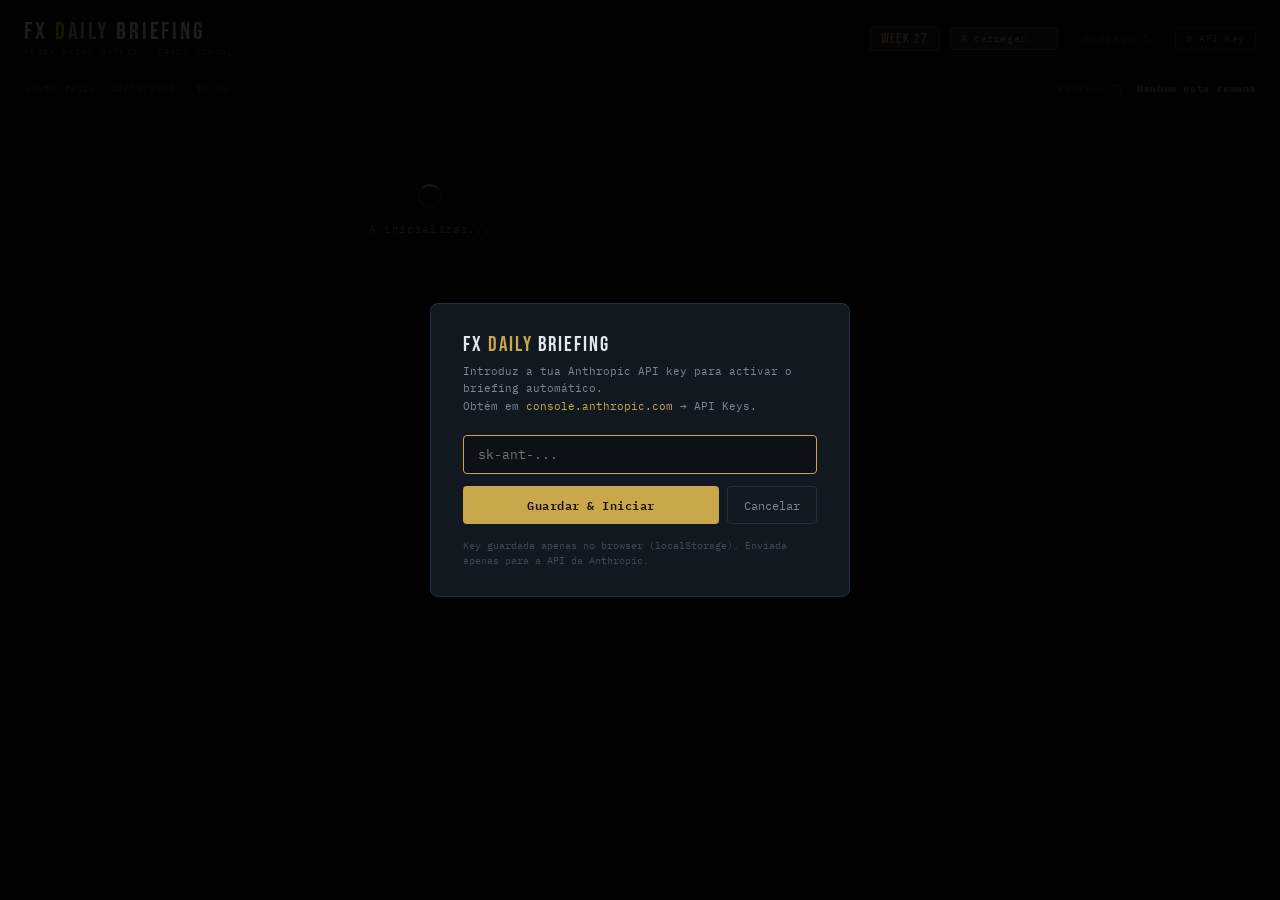
<file: Index.html>
<!DOCTYPE html>
<html lang="en">
<head>
<meta charset="UTF-8">
<meta name="viewport" content="width=device-width, initial-scale=1.0">
<title>FX Daily Briefing</title>
<link href="https://fonts.googleapis.com/css2?family=Bebas+Neue&family=IBM+Plex+Mono:wght@300;400;600&display=swap" rel="stylesheet">
<style>
:root {
  --bg: #080b0f;
  --surface: #0d1117;
  --card: #111820;
  --border: #1c2430;
  --border2: #243040;
  --gold: #c9a84c;
  --gold-dim: rgba(201,168,76,0.12);
  --gold-border: rgba(201,168,76,0.3);
  --green: #3de888;
  --green-dim: rgba(61,232,136,0.1);
  --green-glow: rgba(61,232,136,0.25);
  --amber: #f5a623;
  --amber-dim: rgba(245,166,35,0.1);
  --amber-glow: rgba(245,166,35,0.25);
  --red: #e84545;
  --red-dim: rgba(232,69,69,0.1);
  --red-glow: rgba(232,69,69,0.3);
  --text: #e2e8f0;
  --text2: #7a8898;
  --text3: #3d4a58;
}
* { margin:0; padding:0; box-sizing:border-box; }
body {
  background: var(--bg);
  color: var(--text);
  font-family: 'IBM Plex Mono', monospace;
  min-height: 100vh;
  padding: 0;
}

/* HEADER */
.hdr {
  display: flex; justify-content: space-between; align-items: center;
  padding: 20px 24px 16px;
  border-bottom: 0.5px solid var(--border);
  flex-wrap: wrap; gap: 12px;
  position: sticky; top: 0; z-index: 10;
  background: var(--bg);
}
.logo {
  font-family: 'Bebas Neue', sans-serif;
  font-size: 1.5rem; letter-spacing: 0.12em; color: var(--text);
  line-height: 1;
}
.logo span { color: var(--gold); }
.logo-sub {
  font-size: 9px; color: var(--text3); letter-spacing: 0.15em;
  margin-top: 2px; text-transform: uppercase;
}
.hdr-right { display: flex; align-items: center; gap: 10px; flex-wrap: wrap; }
.week-pill {
  font-family: 'Bebas Neue', sans-serif; font-size: 0.9rem;
  letter-spacing: 0.1em; color: var(--gold);
  background: var(--gold-dim); border: 0.5px solid var(--gold-border);
  padding: 3px 10px; border-radius: 3px;
}
.status-badge {
  font-size: 10px; letter-spacing: 0.06em; padding: 4px 10px;
  border-radius: 3px; border: 0.5px solid;
}
.badge-loading { border-color: var(--gold-border); color: var(--gold); background: var(--gold-dim); }
.badge-live { border-color: rgba(61,232,136,0.4); color: var(--green); background: var(--green-dim); }
.badge-error { border-color: rgba(232,69,69,0.4); color: var(--red); background: var(--red-dim); }
.refresh-btn {
  font-size: 11px; padding: 6px 14px; cursor: pointer;
  background: transparent; border: 0.5px solid var(--border2);
  border-radius: 4px; color: var(--text2);
  font-family: 'IBM Plex Mono', monospace; letter-spacing: 0.05em;
  transition: all 0.15s;
}
.refresh-btn:hover:not(:disabled) { border-color: var(--gold); color: var(--gold); }
.refresh-btn:disabled { opacity: 0.35; cursor: default; }

/* TIMESTAMP BAR */
.ts-bar {
  padding: 8px 24px;
  background: var(--surface);
  border-bottom: 0.5px solid var(--border);
  font-size: 10px; color: var(--text3);
  display: flex; justify-content: space-between; align-items: center;
  flex-wrap: wrap; gap: 6px;
}
.ts-bar span { letter-spacing: 0.06em; }
.ts-bar strong { color: var(--text2); }

/* MAIN */
.main { padding: 20px 24px; max-width: 860px; }

/* LOADING */
.loading-wrap {
  display: flex; flex-direction: column;
  align-items: center; justify-content: center;
  padding: 60px 20px; gap: 14px;
}
.spinner {
  width: 24px; height: 24px;
  border: 2px solid var(--border2);
  border-top-color: var(--gold);
  border-radius: 50%;
  animation: spin 0.7s linear infinite;
}
@keyframes spin { to { transform: rotate(360deg); } }
.loading-label {
  font-size: 11px; color: var(--text2); letter-spacing: 0.06em;
}
.steps-list { display: flex; flex-direction: column; gap: 5px; width: min(320px, 90vw); margin-top: 4px; }
.step { font-size: 11px; color: var(--text3); padding: 3px 0; display: flex; gap: 8px; }
.step.done { color: var(--green); }
.step.active { color: var(--gold); }

/* PAIR CARD */
.pair-card {
  background: var(--card);
  border: 0.5px solid var(--border);
  border-radius: 8px;
  padding: 18px 20px;
  margin-bottom: 10px;
  display: flex; align-items: flex-start; gap: 18px;
  transition: border-color 0.2s;
  position: relative; overflow: hidden;
}
.pair-card:hover { border-color: var(--border2); }
.pair-card.card-green { border-left: 3px solid var(--green); }
.pair-card.card-amber { border-left: 3px solid var(--amber); }
.pair-card.card-red { border-left: 3px solid var(--red); }

/* SEMAPHORE */
.semaphore-wrap { flex-shrink: 0; display: flex; flex-direction: column; align-items: center; gap: 6px; }
.semaphore {
  width: 52px; height: 52px; border-radius: 50%;
  display: flex; align-items: center; justify-content: center;
  position: relative;
}
.semaphore-inner {
  width: 38px; height: 38px; border-radius: 50%;
}
.sem-green .semaphore-inner { background: var(--green); box-shadow: 0 0 16px var(--green-glow); }
.sem-amber .semaphore-inner { background: var(--amber); box-shadow: 0 0 16px var(--amber-glow); }
.sem-red .semaphore-inner { background: var(--red); box-shadow: 0 0 20px var(--red-glow); }
.sem-red { animation: pulse-red 2s ease-in-out infinite; }
@keyframes pulse-red {
  0%,100% { box-shadow: 0 0 0 0 var(--red-glow); }
  50% { box-shadow: 0 0 0 10px transparent; }
}
.sem-label {
  font-size: 9px; letter-spacing: 0.1em; text-transform: uppercase; text-align: center;
}
.sem-green .sem-label { color: var(--green); }
.sem-amber .sem-label { color: var(--amber); }
.sem-red .sem-label { color: var(--red); }

/* PAIR INFO */
.pair-info { flex: 1; min-width: 0; }
.pair-header { display: flex; align-items: baseline; gap: 10px; margin-bottom: 6px; flex-wrap: wrap; }
.pair-name {
  font-family: 'Bebas Neue', sans-serif;
  font-size: 1.8rem; letter-spacing: 0.06em; color: var(--text); line-height: 1;
}
.pair-direction { font-size: 10px; color: var(--green); letter-spacing: 0.08em; }
.pair-conviction { font-size: 10px; color: var(--gold); letter-spacing: 0.03em; }

.verdict-box {
  padding: 8px 12px;
  border-radius: 4px;
  margin-bottom: 10px;
  font-size: 12px; font-weight: 600; letter-spacing: 0.03em;
  line-height: 1.4;
}
.verdict-green { background: var(--green-dim); color: var(--green); border: 0.5px solid rgba(61,232,136,0.25); }
.verdict-amber { background: var(--amber-dim); color: var(--amber); border: 0.5px solid rgba(245,166,35,0.25); }
.verdict-red { background: var(--red-dim); color: var(--red); border: 0.5px solid rgba(232,69,69,0.25); }

.factors { display: flex; flex-direction: column; gap: 4px; }
.factor {
  font-size: 11px; color: var(--text2); line-height: 1.5;
  display: flex; gap: 8px; align-items: flex-start;
}
.factor-icon { flex-shrink: 0; font-size: 10px; margin-top: 1px; opacity: 0.7; }
.factor.positive { color: #7de8b0; }
.factor.negative { color: #e8a0a0; }
.factor.warning { color: #e8cc80; }
.factor.info { color: var(--text2); }

/* TODAY EVENTS */
.today-events {
  margin-top: 10px; padding-top: 10px;
  border-top: 0.5px solid var(--border);
}
.today-label {
  font-size: 9px; color: var(--text3); letter-spacing: 0.12em;
  text-transform: uppercase; margin-bottom: 5px;
}
.event-row {
  display: flex; align-items: center; gap: 8px;
  font-size: 10px; color: var(--text2); padding: 2px 0;
}
.event-time { color: var(--gold); min-width: 55px; }
.event-tier { font-size: 9px; padding: 1px 5px; border-radius: 2px; border: 0.5px solid; }
.tier-1 { border-color: rgba(245,166,35,0.4); color: var(--amber); background: var(--amber-dim); }
.tier-2 { border-color: var(--border2); color: var(--text3); }

/* NEXT EVENT BANNER */
.next-event-banner {
  background: var(--surface);
  border: 0.5px solid var(--border);
  border-radius: 6px;
  padding: 12px 16px;
  margin-bottom: 16px;
  display: flex; align-items: center; gap: 12px; flex-wrap: wrap;
}
.neb-label { font-size: 9px; color: var(--text3); letter-spacing: 0.12em; text-transform: uppercase; white-space: nowrap; }
.neb-event { font-size: 12px; color: var(--text); flex: 1; }
.neb-time { font-size: 11px; color: var(--amber); white-space: nowrap; }

/* SECTION HEADER */
.section-hdr {
  font-size: 9px; color: var(--text3); letter-spacing: 0.15em;
  text-transform: uppercase; margin-bottom: 12px; margin-top: 20px;
  padding-bottom: 6px; border-bottom: 0.5px solid var(--border);
}

/* ERROR */
.error-wrap { padding: 32px 24px; text-align: center; }
.error-msg { font-size: 12px; color: var(--red); margin-bottom: 8px; }
.error-sub { font-size: 11px; color: var(--text2); margin-bottom: 20px; }
.retry-btn {
  font-size: 11px; padding: 7px 18px; cursor: pointer;
  background: var(--red-dim); border: 0.5px solid rgba(232,69,69,0.35);
  border-radius: 4px; color: var(--red);
  font-family: 'IBM Plex Mono', monospace;
  transition: all 0.15s;
}

/* API KEY MODAL */
.modal-overlay {
  display: none; position: fixed; inset: 0; z-index: 100;
  background: rgba(0,0,0,0.88);
  align-items: center; justify-content: center;
}
.modal-overlay.show { display: flex; }
.modal {
  background: var(--card); border: 0.5px solid var(--border2);
  border-radius: 8px; padding: 28px 32px; width: min(420px, 90vw);
}
.modal-title {
  font-family: 'Bebas Neue', sans-serif; font-size: 1.3rem;
  letter-spacing: 0.1em; color: var(--text); margin-bottom: 6px;
}
.modal-title span { color: var(--gold); }
.modal-sub { font-size: 11px; color: var(--text2); line-height: 1.6; margin-bottom: 20px; }
.modal-sub a { color: var(--gold); text-decoration: none; }
.modal input[type=password] {
  width: 100%; background: var(--surface);
  border: 0.5px solid var(--border2); border-radius: 4px;
  color: var(--text); padding: 10px 14px;
  font-family: 'IBM Plex Mono', monospace; font-size: 13px;
  outline: none; margin-bottom: 12px;
}
.modal input[type=password]:focus { border-color: var(--gold); }
.modal-btns { display: flex; gap: 8px; }
.btn-primary {
  flex: 1; padding: 9px; background: var(--gold);
  color: #1a1000; border: none; border-radius: 4px;
  font-family: 'IBM Plex Mono', monospace; font-size: 12px;
  font-weight: 600; cursor: pointer; letter-spacing: 0.04em;
}
.btn-primary:hover { background: #d4b05e; }
.btn-secondary {
  padding: 9px 16px; background: transparent;
  color: var(--text2); border: 0.5px solid var(--border2);
  border-radius: 4px; font-family: 'IBM Plex Mono', monospace;
  font-size: 12px; cursor: pointer;
}
.modal-note { margin-top: 14px; font-size: 10px; color: var(--text3); line-height: 1.5; }

/* FOOTER */
.footer {
  margin-top: 24px; padding: 14px 0;
  border-top: 0.5px solid var(--border);
  font-size: 10px; color: var(--text3); line-height: 1.8;
}

@media (max-width: 480px) {
  .main { padding: 14px 16px; }
  .hdr { padding: 14px 16px; }
  .ts-bar { padding: 7px 16px; }
  .pair-name { font-size: 1.4rem; }
  .semaphore { width: 44px; height: 44px; }
  .semaphore-inner { width: 32px; height: 32px; }
}
</style>
</head>
<body>

<div class="modal-overlay" id="modal">
  <div class="modal">
    <div class="modal-title">FX <span>DAILY</span> BRIEFING</div>
    <div class="modal-sub">
      Introduz a tua Anthropic API key para activar o briefing automático.<br>
      Obtém em <a href="https://console.anthropic.com/settings/keys" target="_blank">console.anthropic.com</a> → API Keys.
    </div>
    <input type="password" id="key-input" placeholder="sk-ant-..." autocomplete="off">
    <div class="modal-btns">
      <button class="btn-primary" onclick="saveKey()">Guardar & Iniciar</button>
      <button class="btn-secondary" onclick="closeModal()">Cancelar</button>
    </div>
    <div class="modal-note">Key guardada apenas no browser (localStorage). Enviada apenas para a API da Anthropic.</div>
  </div>
</div>

<div class="hdr">
  <div>
    <div class="logo">FX <span>DAILY</span> BRIEFING</div>
    <div class="logo-sub">Forex Macro Matrix · Trade Signal</div>
  </div>
  <div class="hdr-right">
    <span class="week-pill" id="week-pill">WEEK 27</span>
    <span class="status-badge badge-loading" id="status-badge">A carregar...</span>
    <button class="hdr-btn refresh-btn" id="refresh-btn" onclick="runBriefing()" disabled>Refresh ↻</button>
    <button class="refresh-btn" onclick="openModal()" style="font-size:10px;padding:4px 10px;">⚙ API Key</button>
  </div>
</div>

<div class="ts-bar">
  <span id="ts-left">—</span>
  <span id="ts-right">Próximo T1: <strong id="next-t1">—</strong></span>
</div>

<div class="main" id="main-content">
  <div class="loading-wrap">
    <div class="spinner"></div>
    <div class="loading-label">A inicializar...</div>
  </div>
</div>

<script>
// ─── WEEK CONFIG — actualizar cada domingo ─────────────────────────────────
const WEEK_CONFIG = {
  week: 27,
  period: "29 Jun – 3 Jul 2026",
  pairs: [
    { pair:"AUD/CHF", direction:"LONG", conviction:"★★★★★", score_diff:"8.0 pts", carry:"+435bp",
      thesis:"RBA 4.35% pausa tactica (trimmed mean CPI 3.6% máximos Set 2024, hike Q3 esperado). SNB 0.00% dovish hold até H2 2027.",
      base_ccy:"AUD", quote_ccy:"CHF" },
    { pair:"USD/CHF", direction:"LONG", conviction:"★★★★★", score_diff:"7.8 pts", carry:"+363bp",
      thesis:"Fed dot plot hawkish (9/18 membros veem hike 2026, PCE core 3.4%). SNB 0.00% sem catalisador.",
      base_ccy:"USD", quote_ccy:"CHF" },
    { pair:"GBP/CHF", direction:"LONG", conviction:"★★★★☆", score_diff:"6.9 pts", carry:"+375bp",
      thesis:"BOE 3.75% hawkish hold voto 7-2 (mais dividido do ciclo). CHF sem suporte estrutural.",
      base_ccy:"GBP", quote_ccy:"CHF" },
    { pair:"AUD/CAD", direction:"LONG", conviction:"★★★★☆", score_diff:"7.7 pts", carry:"+210bp",
      thesis:"RBA ciclo activo vs BOC em hold (economia weak). Brent $79-80 remove vento favorável ao CAD.",
      base_ccy:"AUD", quote_ccy:"CAD" },
    { pair:"USD/CAD", direction:"LONG", conviction:"★★★★☆", score_diff:"7.5 pts", carry:"+138bp",
      thesis:"Fed hawkish (USD 9.3) vs BOC neutral (CAD 1.8). CAD sem suporte petro após Brent -20%.",
      base_ccy:"USD", quote_ccy:"CAD" }
  ],
  t1_events: [
    { date:"2026-06-30", time:"11:00 CET", release:"EZ CPI Flash Junho", ccy:"EUR", pairs:["GBP/CHF"] },
    { date:"2026-07-02", time:"08:30 EDT", release:"US NFP Junho + Desemprego", ccy:"USD", pairs:["USD/CHF","USD/CAD"] },
    { date:"2026-07-08", time:"TBC NZST", release:"RBNZ Decision (hike 80%)", ccy:"NZD", pairs:["AUD/CAD"] }
  ],
  t2_events: [
    { date:"2026-07-01", time:"09:30 EDT", release:"Warsh ECB Forum Sintra", ccy:"USD", pairs:["USD/CHF","USD/CAD"] },
    { date:"2026-07-01", time:"10:00 EDT", release:"US ISM Manufacturing Jun", ccy:"USD", pairs:["USD/CHF","USD/CAD"] },
    { date:"2026-07-02", time:"08:30 EDT", release:"US ISM Services Jun", ccy:"USD", pairs:["USD/CHF","USD/CAD"] }
  ],
  holidays: [
    { date:"2026-07-03", country:"USA", label:"Independence Day (observado) — mercados EUA fechados", pairs:["USD/CHF","USD/CAD"] },
    { date:"2026-07-01", country:"CAN", label:"Canada Day — mercados CAD fechados", pairs:["AUD/CAD","USD/CAD"] }
  ]
};

// ─── API KEY ───────────────────────────────────────────────────────────────
function getKey(){ return localStorage.getItem('fxm_apikey')||''; }
function saveKey(){
  const v = document.getElementById('key-input').value.trim();
  if(!v){ alert('Introduz uma API key válida.'); return; }
  localStorage.setItem('fxm_apikey', v);
  closeModal();
  runBriefing();
}
function openModal(){
  const ex = getKey();
  if(ex) document.getElementById('key-input').value = ex;
  document.getElementById('modal').classList.add('show');
  setTimeout(()=>document.getElementById('key-input').focus(),100);
}
function closeModal(){ document.getElementById('modal').classList.remove('show'); }
document.getElementById('key-input').addEventListener('keydown', e=>{ if(e.key==='Enter') saveKey(); });

// ─── STATUS ────────────────────────────────────────────────────────────────
function setStatus(type, text){
  const el = document.getElementById('status-badge');
  el.className = 'status-badge badge-'+type;
  el.textContent = text;
}

// ─── TIMESTAMP ────────────────────────────────────────────────────────────
function updateTimestamp(){
  const now = new Date();
  const opts = { weekday:'long', day:'2-digit', month:'short', year:'numeric' };
  const time = now.toLocaleTimeString('pt-PT',{hour:'2-digit',minute:'2-digit'});
  document.getElementById('ts-left').textContent =
    now.toLocaleDateString('pt-PT', opts) + ' · ' + time;
}
updateTimestamp();
setInterval(updateTimestamp, 30000);

// ─── NEXT T1 ───────────────────────────────────────────────────────────────
function computeNextT1(){
  const now = new Date();
  const upcoming = WEEK_CONFIG.t1_events
    .filter(e => new Date(e.date+'T23:59:00') >= now)
    .sort((a,b) => new Date(a.date) - new Date(b.date));
  if(!upcoming.length){ document.getElementById('next-t1').textContent = 'Nenhum esta semana'; return; }
  const ev = upcoming[0];
  document.getElementById('next-t1').textContent = `${ev.release} · ${ev.date} ${ev.time}`;
}
computeNextT1();

// ─── LOADING STEPS ─────────────────────────────────────────────────────────
const STEPS = [
  'Verificar feriados e liquidez do dia...',
  'Pesquisar dados económicos recentes...',
  'Avaliar impacto em cada par...',
  'Gerar semáforos e veredictos...',
];
function renderLoading(idx=0){
  document.getElementById('main-content').innerHTML = `
    <div class="loading-wrap">
      <div class="spinner"></div>
      <div class="loading-label">A analisar o mercado...</div>
      <div class="steps-list">
        ${STEPS.map((s,i)=>{
          const cls = i<idx?'step done':i===idx?'step active':'step';
          const ic = i<idx?'✓':i===idx?'→':'·';
          return `<div class="${cls}"><span>${ic}</span><span>${s}</span></div>`;
        }).join('')}
      </div>
    </div>`;
}

// ─── MAIN ANALYSIS ─────────────────────────────────────────────────────────
async function runBriefing(){
  const key = getKey();
  if(!key){ openModal(); return; }

  document.getElementById('refresh-btn').disabled = true;
  setStatus('loading','A analisar...');
  renderLoading(0);

  const today = new Date();
  const todayStr = today.toISOString().split('T')[0];
  const dayName = today.toLocaleDateString('en-GB',{weekday:'long'});

  // Build context string from config
  const pairsContext = WEEK_CONFIG.pairs.map(p=>
    `${p.pair} ${p.direction} (${p.conviction}, diff ${p.score_diff}, carry ${p.carry}): ${p.thesis}`
  ).join('\n');

  const t1Context = WEEK_CONFIG.t1_events.map(e=>
    `${e.date} ${e.time} — ${e.release} (${e.ccy}) → afecta: ${e.pairs.join(', ')}`
  ).join('\n');

  const holidayContext = WEEK_CONFIG.holidays.map(h=>
    `${h.date} — ${h.label} → afecta: ${h.pairs.join(', ')}`
  ).join('\n');

  const SYSTEM = `És o motor de análise diária do Forex Macro Matrix. O teu trabalho é gerar um briefing de semáforo para cada par de trading activo.

CONTEXTO DA SEMANA ${WEEK_CONFIG.week} (${WEEK_CONFIG.period}):
PARES ACTIVOS:
${pairsContext}

EVENTOS T1 DA SEMANA:
${t1Context}

FERIADOS/LIQUIDEZ REDUZIDA:
${holidayContext}

REGRAS DO SEMÁFORO:
🟢 VERDE = Entra full size. Nada saiu que afecte a tese, ou o que saiu confirmou. Sem eventos T1 hoje que possam contradizer.
🟡 AMARELO = Reduz size ou aguarda. Feriado relevante hoje, evento T1 importante hoje ainda por sair, ou dado recente que comprime levemente a convicção.
🔴 VERMELHO = Não entras. Dado T1 saiu recentemente que contradiz directamente a tese do par.

HOJE É: ${dayName}, ${todayStr}

USA web_search para:
1. Verificar se há feriados bancários hoje em qualquer país dos pares activos
2. Verificar se saiu algum dado T1/T2 importante nos últimos 2-3 dias que afecte estes pares
3. Verificar se há eventos geopolíticos ou de mercado que afectem a liquidez hoje

Devolve APENAS JSON válido (sem markdown):
{
  "generated": "DD Mon YYYY HH:MM",
  "market_note": "<nota geral de mercado hoje, 1 frase>",
  "pairs": [
    {
      "pair": "AUD/CHF",
      "signal": "GREEN|AMBER|RED",
      "verdict": "<instrução clara: Entra full size / Reduz size — razão / Não entras — razão>",
      "factors": [
        { "type": "positive|negative|warning|info", "text": "<factor que afecta a tese hoje>" }
      ],
      "today_events": [
        { "time": "HH:MM TZ", "release": "<nome>", "tier": "T1|T2" }
      ]
    }
  ]
}`;

  const USER = `Hoje é ${dayName}, ${todayStr}. Gera o briefing diário para os 5 pares activos da semana. Pesquisa feriados de hoje, dados recentes e eventos que afectem AUD, USD, GBP, CAD, CHF. Devolve o JSON.`;

  try {
    renderLoading(1);
    const resp = await fetch("https://api.anthropic.com/v1/messages", {
      method: "POST",
      headers: {
        "Content-Type": "application/json",
        "x-api-key": key,
        "anthropic-version": "2023-06-01",
        "anthropic-dangerous-direct-browser-access": "true"
      },
      body: JSON.stringify({
        model: "claude-sonnet-4-6",
        max_tokens: 4000,
        tools: [{ type: "web_search_20250305", name: "web_search" }],
        system: SYSTEM,
        messages: [{ role: "user", content: USER }]
      })
    });

    renderLoading(2);

    if(!resp.ok){
      const err = await resp.json().catch(()=>({}));
      if(resp.status===401) throw new Error('API key inválida.');
      if(resp.status===429) throw new Error('Rate limit. Tenta em 30s.');
      throw new Error(err.error?.message || `Erro ${resp.status}`);
    }

    const raw = await resp.json();
    renderLoading(3);

    // Collect all text blocks — web_search responses may have multiple
    let text = '';
    for(const block of (raw.content||[])){
      if(block.type==='text' && block.text) text += block.text;
    }

    // Strip markdown fences and find outermost JSON object
    text = text.replace(/```json\s*/gi,'').replace(/```\s*/g,'').trim();

    // Find the outermost balanced { } pair
    let s = -1, e = -1, depth = 0;
    for(let i=0; i<text.length; i++){
      if(text[i]==='{'){
        if(depth===0) s=i;
        depth++;
      } else if(text[i]==='}'){
        depth--;
        if(depth===0){ e=i; break; }
      }
    }
    if(s===-1||e===-1) throw new Error('Resposta inválida da API.');
    const data = JSON.parse(text.slice(s,e+1));
    if(!data.pairs||!Array.isArray(data.pairs)) throw new Error('Dados incompletos.');

    renderApp(data);

  } catch(err){
    setStatus('error','Erro');
    document.getElementById('main-content').innerHTML = `
      <div class="error-wrap">
        <div class="error-msg">${err.message}</div>
        <div class="error-sub">Verifica a API key ou a ligação.</div>
        <button class="retry-btn" onclick="runBriefing()">↺ Tentar novamente</button>
      </div>`;
    document.getElementById('refresh-btn').disabled = false;
  }
}

// ─── RENDER ────────────────────────────────────────────────────────────────
function renderApp(data){
  const now = new Date();
  const ts = now.toLocaleTimeString('pt-PT',{hour:'2-digit',minute:'2-digit'});
  setStatus('live', 'Live · '+ts);
  document.getElementById('refresh-btn').disabled = false;
  document.getElementById('week-pill').textContent = `WEEK ${WEEK_CONFIG.week}`;

  const sigMap = { GREEN:'green', AMBER:'amber', RED:'red' };
  const labelMap = { GREEN:'VERDE', AMBER:'AMARELO', RED:'VERMELHO' };

  // Find next T1
  const todayD = new Date();
  const upcoming = WEEK_CONFIG.t1_events
    .filter(e => new Date(e.date+'T23:59:00') >= todayD)
    .sort((a,b)=>new Date(a.date)-new Date(b.date));
  const nextT1 = upcoming[0];
  if(nextT1) document.getElementById('next-t1').textContent = `${nextT1.release} · ${nextT1.date} ${nextT1.time}`;

  let html = '';

  if(data.market_note){
    html += `<div class="next-event-banner">
      <span class="neb-label">Nota de Mercado</span>
      <span class="neb-event">${data.market_note}</span>
    </div>`;
  }

  html += `<div class="section-hdr">Sinais de Entrada — ${WEEK_CONFIG.period}</div>`;

  (data.pairs||[]).forEach(p => {
    const sig = (p.signal||'AMBER').toUpperCase();
    const col = sigMap[sig]||'amber';
    const lbl = labelMap[sig]||'AMARELO';

    const factors = (p.factors||[]).map(f=>
      `<div class="factor ${f.type||'info'}">
        <span class="factor-icon">${f.type==='positive'?'▲':f.type==='negative'?'▼':f.type==='warning'?'⚠':'›'}</span>
        <span>${f.text||''}</span>
      </div>`
    ).join('');

    const events = (p.today_events||[]).map(ev=>
      `<div class="event-row">
        <span class="event-time">${ev.time||'—'}</span>
        <span class="event-tier ${ev.tier==='T1'?'tier-1':'tier-2'}">${ev.tier||'T2'}</span>
        <span>${ev.release||''}</span>
      </div>`
    ).join('');

    // Match to config for conviction
    const cfg = WEEK_CONFIG.pairs.find(c=>c.pair===p.pair)||{};

    html += `
      <div class="pair-card card-${col}">
        <div class="semaphore-wrap">
          <div class="semaphore sem-${col}">
            <div class="semaphore-inner"></div>
          </div>
          <span class="sem-label sem-${col}">${lbl}</span>
        </div>
        <div class="pair-info">
          <div class="pair-header">
            <div class="pair-name">${p.pair}</div>
            <span class="pair-direction">${cfg.direction||'LONG'}</span>
            <span class="pair-conviction">${cfg.conviction||''}</span>
          </div>
          <div class="verdict-box verdict-${col}">${p.verdict||'—'}</div>
          ${factors ? `<div class="factors">${factors}</div>` : ''}
          ${events ? `<div class="today-events"><div class="today-label">Eventos hoje</div>${events}</div>` : ''}
        </div>
      </div>`;
  });

  html += `<div class="footer">
    Framework: Forex Macro Matrix W${WEEK_CONFIG.week} · Gerado: ${data.generated||'—'} · Powered by Claude + web search<br>
    Apenas para fins informativos. Não constitui aconselhamento financeiro.
  </div>`;

  document.getElementById('main-content').innerHTML = html;
}

// ─── INIT ──────────────────────────────────────────────────────────────────
window.addEventListener('DOMContentLoaded', ()=>{
  if(getKey()){
    runBriefing();
  } else {
    openModal();
  }
});
</script>
</body>
</html>
</file>
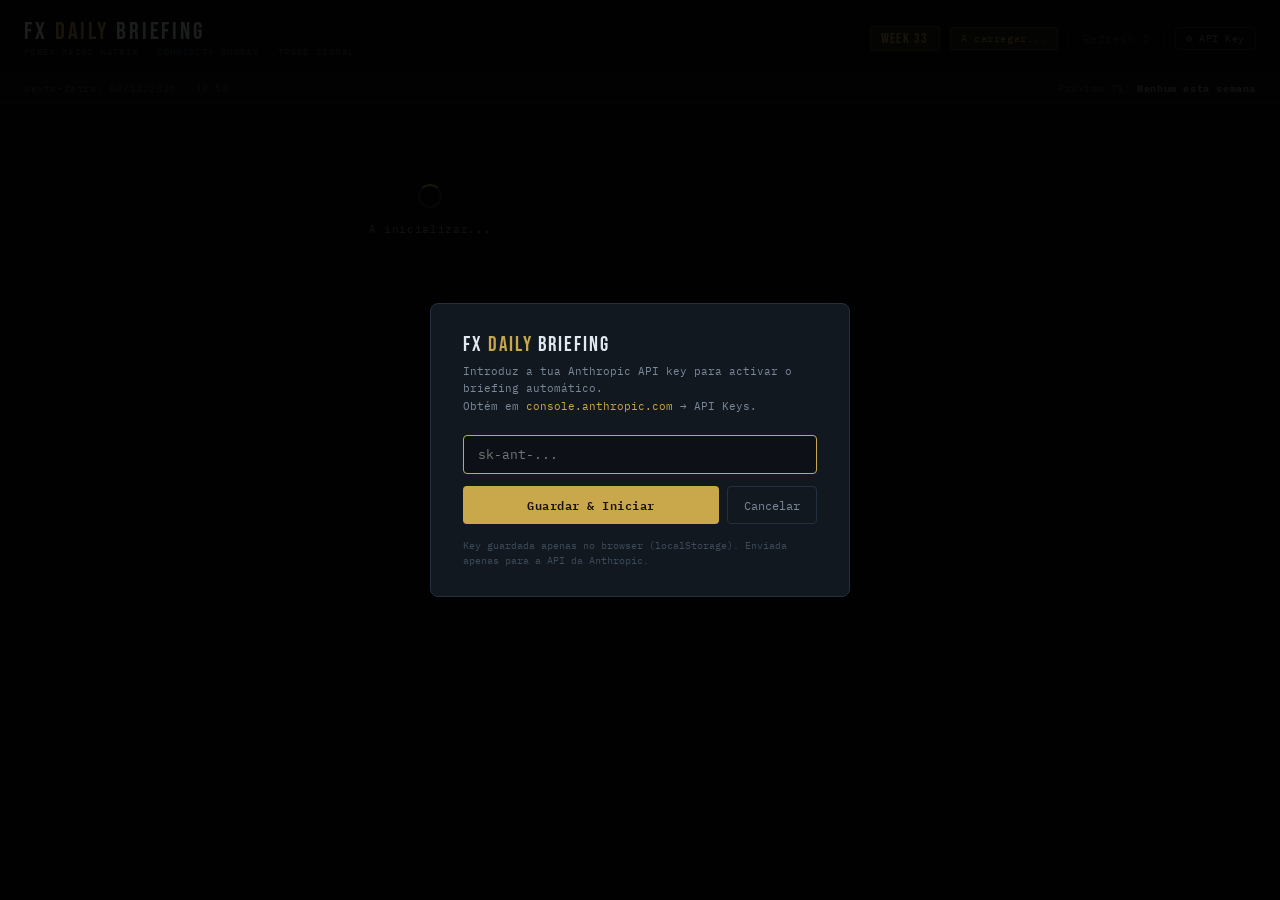
<file: index.html>
<!DOCTYPE html>
<html lang="en">
<head>
<meta charset="UTF-8">
<meta name="viewport" content="width=device-width, initial-scale=1.0">
<title>FX Daily Briefing</title>
<link href="https://fonts.googleapis.com/css2?family=Bebas+Neue&family=IBM+Plex+Mono:wght@300;400;600&display=swap" rel="stylesheet">
<style>
:root {
--bg:#080b0f;--surface:#0d1117;--card:#111820;--border:#1c2430;--border2:#243040;
--gold:#c9a84c;--gold-dim:rgba(201,168,76,0.12);--gold-border:rgba(201,168,76,0.3);
--green:#3de888;--green-dim:rgba(61,232,136,0.1);--green-glow:rgba(61,232,136,0.25);
--amber:#f5a623;--amber-dim:rgba(245,166,35,0.1);--amber-glow:rgba(245,166,35,0.25);
--red:#e84545;--red-dim:rgba(232,69,69,0.1);--red-glow:rgba(232,69,69,0.3);
--xau:#FFD700;--xau-dim:rgba(255,215,0,0.08);--xau-border:rgba(255,215,0,0.25);
--oil:#E07B30;--oil-dim:rgba(224,123,48,0.08);--oil-border:rgba(224,123,48,0.25);
--text:#e2e8f0;--text2:#7a8898;--text3:#3d4a58;
}
*{margin:0;padding:0;box-sizing:border-box;}
body{background:var(--bg);color:var(--text);font-family:'IBM Plex Mono',monospace;min-height:100vh;}
.hdr{display:flex;justify-content:space-between;align-items:center;padding:20px 24px 16px;border-bottom:.5px solid var(--border);flex-wrap:wrap;gap:12px;position:sticky;top:0;z-index:10;background:var(--bg);}
.logo{font-family:'Bebas Neue',sans-serif;font-size:1.5rem;letter-spacing:.12em;color:var(--text);line-height:1;}
.logo span{color:var(--gold);}
.logo-sub{font-size:9px;color:var(--text3);letter-spacing:.15em;margin-top:2px;text-transform:uppercase;}
.hdr-right{display:flex;align-items:center;gap:10px;flex-wrap:wrap;}
.week-pill{font-family:'Bebas Neue',sans-serif;font-size:.9rem;letter-spacing:.1em;color:var(--gold);background:var(--gold-dim);border:.5px solid var(--gold-border);padding:3px 10px;border-radius:3px;}
.status-badge{font-size:10px;letter-spacing:.06em;padding:4px 10px;border-radius:3px;border:.5px solid;}
.badge-loading{border-color:var(--gold-border);color:var(--gold);background:var(--gold-dim);}
.badge-live{border-color:rgba(61,232,136,.4);color:var(--green);background:var(--green-dim);}
.badge-error{border-color:rgba(232,69,69,.4);color:var(--red);background:var(--red-dim);}
.refresh-btn{font-size:11px;padding:6px 14px;cursor:pointer;background:transparent;border:.5px solid var(--border2);border-radius:4px;color:var(--text2);font-family:'IBM Plex Mono',monospace;letter-spacing:.05em;transition:all .15s;}
.refresh-btn:hover:not(:disabled){border-color:var(--gold);color:var(--gold);}
.refresh-btn:disabled{opacity:.35;cursor:default;}
.ts-bar{padding:8px 24px;background:var(--surface);border-bottom:.5px solid var(--border);font-size:10px;color:var(--text3);display:flex;justify-content:space-between;align-items:center;flex-wrap:wrap;gap:6px;}
.ts-bar span{letter-spacing:.06em;}
.ts-bar strong{color:var(--text2);}
.main{padding:20px 24px;max-width:860px;}
.loading-wrap{display:flex;flex-direction:column;align-items:center;justify-content:center;padding:60px 20px;gap:14px;}
.spinner{width:24px;height:24px;border:2px solid var(--border2);border-top-color:var(--gold);border-radius:50%;animation:spin .7s linear infinite;}
@keyframes spin{to{transform:rotate(360deg);}}
.loading-label{font-size:11px;color:var(--text2);letter-spacing:.06em;}
.steps-list{display:flex;flex-direction:column;gap:5px;width:min(320px,90vw);margin-top:4px;}
.step{font-size:11px;color:var(--text3);padding:3px 0;display:flex;gap:8px;}
.step.done{color:var(--green);}
.step.active{color:var(--gold);}
.pair-card{background:var(--card);border:.5px solid var(--border);border-radius:8px;padding:18px 20px;margin-bottom:10px;display:flex;align-items:flex-start;gap:18px;transition:border-color .2s;position:relative;overflow:hidden;}
.pair-card:hover{border-color:var(--border2);}
.pair-card.card-green{border-left:3px solid var(--green);}
.pair-card.card-amber{border-left:3px solid var(--amber);}
.pair-card.card-red{border-left:3px solid var(--red);}
.commod-card{background:var(--card);border:.5px solid var(--border);border-radius:8px;padding:18px 20px;margin-bottom:10px;display:flex;align-items:flex-start;gap:18px;transition:border-color .2s;}
.commod-card:hover{border-color:var(--border2);}
.commod-card.card-green{border-left:3px solid var(--green);}
.commod-card.card-amber{border-left:3px solid var(--amber);}
.commod-card.card-red{border-left:3px solid var(--red);}
.commod-score-badge{display:inline-flex;align-items:center;gap:4px;font-size:10px;padding:2px 8px;border-radius:3px;border:.5px solid;margin-left:8px;}
.score-green{border-color:rgba(61,232,136,.35);color:var(--green);background:var(--green-dim);}
.score-amber{border-color:rgba(245,166,35,.35);color:var(--amber);background:var(--amber-dim);}
.score-red{border-color:rgba(232,69,69,.35);color:var(--red);background:var(--red-dim);}
.semaphore-wrap{flex-shrink:0;display:flex;flex-direction:column;align-items:center;gap:6px;}
.semaphore{width:52px;height:52px;border-radius:50%;display:flex;align-items:center;justify-content:center;}
.semaphore-inner{width:38px;height:38px;border-radius:50%;}
.sem-green .semaphore-inner{background:var(--green);box-shadow:0 0 16px var(--green-glow);}
.sem-amber .semaphore-inner{background:var(--amber);box-shadow:0 0 16px var(--amber-glow);}
.sem-red .semaphore-inner{background:var(--red);box-shadow:0 0 20px var(--red-glow);}
.sem-red{animation:pulse-red 2s ease-in-out infinite;}
@keyframes pulse-red{0%,100%{box-shadow:0 0 0 0 var(--red-glow);}50%{box-shadow:0 0 0 10px transparent;}}
.sem-label{font-size:9px;letter-spacing:.1em;text-transform:uppercase;text-align:center;}
.sem-green .sem-label{color:var(--green);}
.sem-amber .sem-label{color:var(--amber);}
.sem-red .sem-label{color:var(--red);}
.pair-info{flex:1;min-width:0;}
.pair-header{display:flex;align-items:baseline;gap:10px;margin-bottom:6px;flex-wrap:wrap;}
.pair-name{font-family:'Bebas Neue',sans-serif;font-size:1.8rem;letter-spacing:.06em;color:var(--text);line-height:1;}
.commod-name{font-family:'Bebas Neue',sans-serif;font-size:1.8rem;letter-spacing:.06em;line-height:1;}
.commod-name.xau{color:var(--xau);}
.commod-name.oil{color:var(--oil);}
.pair-direction{font-size:10px;color:var(--green);letter-spacing:.08em;}
.pair-conviction{font-size:10px;color:var(--gold);letter-spacing:.03em;}
.verdict-box{padding:8px 12px;border-radius:4px;margin-bottom:10px;font-size:12px;font-weight:600;letter-spacing:.03em;line-height:1.4;}
.verdict-green{background:var(--green-dim);color:var(--green);border:.5px solid rgba(61,232,136,.25);}
.verdict-amber{background:var(--amber-dim);color:var(--amber);border:.5px solid rgba(245,166,35,.25);}
.verdict-red{background:var(--red-dim);color:var(--red);border:.5px solid rgba(232,69,69,.25);}
.factors{display:flex;flex-direction:column;gap:4px;}
.factor{font-size:11px;color:var(--text2);line-height:1.5;display:flex;gap:8px;align-items:flex-start;}
.factor-icon{flex-shrink:0;font-size:10px;margin-top:1px;opacity:.7;}
.factor.positive{color:#7de8b0;}
.factor.negative{color:#e8a0a0;}
.factor.warning{color:#e8cc80;}
.factor.info{color:var(--text2);}
.today-events{margin-top:10px;padding-top:10px;border-top:.5px solid var(--border);}
.today-label{font-size:9px;color:var(--text3);letter-spacing:.12em;text-transform:uppercase;margin-bottom:5px;}
.event-row{display:flex;align-items:center;gap:8px;font-size:10px;color:var(--text2);padding:2px 0;}
.event-time{color:var(--gold);min-width:55px;}
.event-tier{font-size:9px;padding:1px 5px;border-radius:2px;border:.5px solid;}
.tier-1{border-color:rgba(245,166,35,.4);color:var(--amber);background:var(--amber-dim);}
.tier-2{border-color:var(--border2);color:var(--text3);}
.section-hdr{font-size:9px;color:var(--text3);letter-spacing:.15em;text-transform:uppercase;margin-bottom:12px;margin-top:20px;padding-bottom:6px;border-top:.5px solid var(--border);padding-top:20px;display:flex;align-items:center;gap:10px;}
.section-hdr-icon{font-size:14px;}
.section-hdr-text{flex:1;}
.section-hdr-badge{font-size:9px;padding:2px 8px;border-radius:3px;border:.5px solid;letter-spacing:.06em;}
.shb-forex{border-color:var(--gold-border);color:var(--gold);background:var(--gold-dim);}
.shb-commod{border-color:var(--oil-border);color:var(--oil);background:var(--oil-dim);}
.next-event-banner{background:var(--surface);border:.5px solid var(--border);border-radius:6px;padding:12px 16px;margin-bottom:16px;display:flex;align-items:center;gap:12px;flex-wrap:wrap;}
.neb-label{font-size:9px;color:var(--text3);letter-spacing:.12em;text-transform:uppercase;white-space:nowrap;}
.neb-event{font-size:12px;color:var(--text);flex:1;}
.section-divider{height:.5px;background:linear-gradient(90deg,transparent,var(--border2),transparent);margin:28px 0 0;}
.error-wrap{padding:32px 24px;text-align:center;}
.error-msg{font-size:12px;color:var(--red);margin-bottom:8px;}
.error-sub{font-size:11px;color:var(--text2);margin-bottom:20px;}
.retry-btn{font-size:11px;padding:7px 18px;cursor:pointer;background:var(--red-dim);border:.5px solid rgba(232,69,69,.35);border-radius:4px;color:var(--red);font-family:'IBM Plex Mono',monospace;transition:all .15s;}
.modal-overlay{display:none;position:fixed;inset:0;z-index:100;background:rgba(0,0,0,.88);align-items:center;justify-content:center;}
.modal-overlay.show{display:flex;}
.modal{background:var(--card);border:.5px solid var(--border2);border-radius:8px;padding:28px 32px;width:min(420px,90vw);}
.modal-title{font-family:'Bebas Neue',sans-serif;font-size:1.3rem;letter-spacing:.1em;color:var(--text);margin-bottom:6px;}
.modal-title span{color:var(--gold);}
.modal-sub{font-size:11px;color:var(--text2);line-height:1.6;margin-bottom:20px;}
.modal-sub a{color:var(--gold);text-decoration:none;}
.modal input[type=password]{width:100%;background:var(--surface);border:.5px solid var(--border2);border-radius:4px;color:var(--text);padding:10px 14px;font-family:'IBM Plex Mono',monospace;font-size:13px;outline:none;margin-bottom:12px;}
.modal input[type=password]:focus{border-color:var(--gold);}
.modal-btns{display:flex;gap:8px;}
.btn-primary{flex:1;padding:9px;background:var(--gold);color:#1a1000;border:none;border-radius:4px;font-family:'IBM Plex Mono',monospace;font-size:12px;font-weight:600;cursor:pointer;letter-spacing:.04em;}
.btn-primary:hover{background:#d4b05e;}
.btn-secondary{padding:9px 16px;background:transparent;color:var(--text2);border:.5px solid var(--border2);border-radius:4px;font-family:'IBM Plex Mono',monospace;font-size:12px;cursor:pointer;}
.modal-note{margin-top:14px;font-size:10px;color:var(--text3);line-height:1.5;}
.footer{margin-top:24px;padding:14px 0;border-top:.5px solid var(--border);font-size:10px;color:var(--text3);line-height:1.8;}
@media(max-width:480px){
.main{padding:14px 16px;}.hdr{padding:14px 16px;}.ts-bar{padding:7px 16px;}
.pair-name,.commod-name{font-size:1.4rem;}.semaphore{width:44px;height:44px;}.semaphore-inner{width:32px;height:32px;}
}
</style>
</head>
<body>

<div class="modal-overlay" id="modal">
  <div class="modal">
    <div class="modal-title">FX <span>DAILY</span> BRIEFING</div>
    <div class="modal-sub">Introduz a tua Anthropic API key para activar o briefing automático.<br>Obtém em <a href="https://console.anthropic.com/settings/keys" target="_blank">console.anthropic.com</a> → API Keys.</div>
    <input type="password" id="key-input" placeholder="sk-ant-..." autocomplete="off">
    <div class="modal-btns">
      <button class="btn-primary" onclick="saveKey()">Guardar & Iniciar</button>
      <button class="btn-secondary" onclick="closeModal()">Cancelar</button>
    </div>
    <div class="modal-note">Key guardada apenas no browser (localStorage). Enviada apenas para a API da Anthropic.</div>
  </div>
</div>

<div class="hdr">
  <div>
    <div class="logo">FX <span>DAILY</span> BRIEFING</div>
    <div class="logo-sub">Forex Macro Matrix · Commodity Sunday · Trade Signal</div>
  </div>
  <div class="hdr-right">
    <span class="week-pill" id="week-pill">WEEK 33</span>
    <span class="status-badge badge-loading" id="status-badge">A carregar...</span>
    <button class="refresh-btn" id="refresh-btn" onclick="runBriefing()" disabled>Refresh ↻</button>
    <button class="refresh-btn" onclick="openModal()" style="font-size:10px;padding:4px 10px;">⚙ API Key</button>
  </div>
</div>

<div class="ts-bar">
  <span id="ts-left">—</span>
  <span id="ts-right">Próximo T1: <strong id="next-t1">—</strong></span>
</div>

<div class="main" id="main-content">
  <div class="loading-wrap">
    <div class="spinner"></div>
    <div class="loading-label">A inicializar...</div>
  </div>
</div>

<script src="config.js"></script>
<script>

// ─── HELPERS ──────────────────────────────────────────────────────────────
// SOP §8 / Manual §1 — tabela de semaforo, unica fonte de verdade das cores:
//   >= +3 BULLISH VERDE · +1/+2 MILD BULLISH VERDE · 0 NEUTRAL AMARELO
//   · -1/-2 MILD BEARISH AMARELO · <= -3 BEARISH VERMELHO
// Total por construcao: devolve sempre uma chave de sigMap/lblMap, pelo que a
// jusante nao ha (nem deve haver) default silencioso. Corrigido a 17 Out 2026:
// a versao anterior mandava +1/+2 para AMARELO e contrariava a tabela.
function scoreToSignal(score) {
  // Number() e nao Number.isFinite(score) directamente: Number.isFinite nao coage
  // strings, e um score que chegue como "-4" cairia no ramo do score ausente e
  // acenderia AMARELO em vez de VERMELHO, em silencio.
  // E o ramo do score ausente devolve UNKNOWN e nao AMBER: Number("") , Number(null),
  // Number(false) e Number([]) valem todos 0, pelo que um score em falta ficaria
  // indistinguivel de um NEUTRAL legitimo. Um "SEM LEITURA" falha de forma visivel,
  // que e a regra que o item 6 da secao 5 do LEIA-ME fixa para o WEEK_CONFIG.
  const v = (typeof score === "number" || (typeof score === "string" && score.trim() !== ""))
            ? Number(score) : NaN;
  if (!Number.isFinite(v)) return "UNKNOWN";
  if (v >= 1)  return "GREEN";
  if (v >= -2) return "AMBER";
  return "RED";
}
// SOP §10 item 3 — a UNICA discricionariedade autorizada a IA sobre o semaforo:
// pode emitir AMARELO em vez de VERMELHO quando ha catalisador geopolitico
// activo que justifique nao entrar em short. So nesse sentido e so nesse caso;
// em tudo o resto manda o score do framework.
function applySignalOverride(frameworkSig, aiSig) {
  // O SOP escreve a permissao em portugues ("AMARELO em vez de VERMELHO") e as
  // chaves do sigMap estao em ingles. Reconhecer os dois, mais YELLOW, para que a
  // unica discricionariedade autorizada nao falhe por vocabulario.
  const ai = String(aiSig || "").trim().toUpperCase();
  const amarelo = (ai === "AMBER" || ai === "AMARELO" || ai === "YELLOW");
  return (frameworkSig === "RED" && amarelo) ? "AMBER" : frameworkSig;
}
function scoreClass(score) {
  if (score > 0) return "score-green";
  if (score < 0) return "score-red";
  return "score-amber";
}

// ─── API KEY ───────────────────────────────────────────────────────────────
function getKey(){ return localStorage.getItem('fxm_apikey')||''; }
function saveKey(){
  const v = document.getElementById('key-input').value.trim();
  if(!v){ alert('Introduz uma API key válida.'); return; }
  localStorage.setItem('fxm_apikey', v);
  closeModal(); runBriefing();
}
function openModal(){
  const ex = getKey();
  if(ex) document.getElementById('key-input').value = ex;
  document.getElementById('modal').classList.add('show');
  setTimeout(()=>document.getElementById('key-input').focus(),100);
}
function closeModal(){ document.getElementById('modal').classList.remove('show'); }
document.getElementById('key-input').addEventListener('keydown',e=>{ if(e.key==='Enter') saveKey(); });

function setStatus(type,text){
  const el = document.getElementById('status-badge');
  el.className = 'status-badge badge-'+type;
  el.textContent = text;
}

function updateTimestamp(){
  const now = new Date();
  const opts = {weekday:'long',day:'2-digit',month:'short',year:'numeric'};
  const time = now.toLocaleTimeString('pt-PT',{hour:'2-digit',minute:'2-digit'});
  document.getElementById('ts-left').textContent = now.toLocaleDateString('pt-PT',opts)+' · '+time;
}
updateTimestamp(); setInterval(updateTimestamp,30000);

function computeNextT1(){
  const now = new Date();
  const upcoming = WEEK_CONFIG.t1_events
    .filter(e=>new Date(e.date+'T23:59:00')>=now)
    .sort((a,b)=>new Date(a.date)-new Date(b.date));
  if(!upcoming.length){ document.getElementById('next-t1').textContent='Nenhum esta semana'; return; }
  const ev = upcoming[0];
  document.getElementById('next-t1').textContent=`${ev.release} · ${ev.date} ${ev.time}`;
}
computeNextT1();

const STEPS = [
  'Verificar feriados e liquidez do dia...',
  'Pesquisar dados forex recentes...',
  'Avaliar impacto em cada par...',
  'Analisar contexto commodities + geopolitica...',
  'Gerar semáforos e veredictos...',
];
function renderLoading(idx=0){
  document.getElementById('main-content').innerHTML=`
    <div class="loading-wrap">
      <div class="spinner"></div>
      <div class="loading-label">A analisar o mercado...</div>
      <div class="steps-list">
        ${STEPS.map((s,i)=>{
          const cls=i<idx?'step done':i===idx?'step active':'step';
          const ic=i<idx?'✓':i===idx?'→':'·';
          return`<div class="${cls}"><span>${ic}</span><span>${s}</span></div>`;
        }).join('')}
      </div>
    </div>`;
}

// ─── MAIN BRIEFING ────────────────────────────────────────────────────────
async function runBriefing(){
  const key = getKey();
  if(!key){ openModal(); return; }
  document.getElementById('refresh-btn').disabled = true;
  setStatus('loading','A analisar...'); renderLoading(0);

  const today = new Date();
  const todayStr = today.toISOString().split('T')[0];
  const dayName = today.toLocaleDateString('en-GB',{weekday:'long'});

  const pairsCtx = WEEK_CONFIG.pairs.map(p=>
    `${p.pair} ${p.direction} (${p.conviction}, diff ${p.score_diff}, carry ${p.carry}): ${p.thesis}`
  ).join('\n');

  const t1Ctx = WEEK_CONFIG.t1_events.map(e=>
    `${e.date} ${e.time} — ${e.release} (${e.ccy}) → afecta: ${e.pairs.join(', ')}`
  ).join('\n');

  const commodCtx = COMMODITY_CONFIG.assets.map(a=>
    `${a.asset} | Score W${COMMODITY_CONFIG.week}: ${a.score} (${a.verdict_label}) | ${a.thesis} | Evento crítico: ${a.key_event}`
  ).join('\n\n');

  const SYSTEM = `És o motor de análise diária do FX Daily Briefing — combina o Forex Macro Matrix com o Commodity Sunday Brief.

━━ FOREX WEEK ${WEEK_CONFIG.week} (${WEEK_CONFIG.period}) ━━
PARES ACTIVOS:
${pairsCtx}

EVENTOS T1:
${t1Ctx}

━━ COMMODITY WEEK ${COMMODITY_CONFIG.week} ━━
${commodCtx}

━━ CONTEXTO GEOPOLITICO CRITICO ━━
Cessar-fogo EUA-Irao colapsado 13-18 Jul. Trump: 'ceasefire effectively over.' EUA lancou novos ataques aereos. Iran retalhou Kuwait+Bahrein. Hormuz perturbado. WTI +5% na semana.
IMPACTO: CHF safe-haven bid activo; CAD petro suporte volta; AUD/NZD risk-off pressure.

━━ REGRAS DO SEMÁFORO ━━
FOREX:
🟢 VERDE = Entra full size. Tese intacta, sem eventos T1 bloqueadores hoje.
🟡 AMARELO = Reduz size. Evento T1 hoje ainda por sair, geopolitica activa que comprime convicção, ou dado recente divergente.
🔴 VERMELHO = Não entras. Dado T1 contradiz directamente a tese do par.

COMMODITIES (baseado no score semanal + contexto diário):
🟢 VERDE = Score positivo e nenhum evento hoje reverte a tese.
🟡 AMARELO = Score neutro ou score misto com desenvolvimento importante hoje.
🔴 VERMELHO = Score negativo confirmado. Evitar longs; atenção a shorts (mas vigilância de divergência fundamental vs preço).

HOJE: ${dayName}, ${todayStr}

USA web_search (máximo 5 pesquisas) para verificar, para CADA moeda activa (AUD, USD, GBP, CAD, CHF) e CADA commodity (Gold, Crude):
1. Há reunião de banco central, decisão de política monetária, ou dado macro T1 (CPI, NFP, GDP, emprego) agendado ou saído HOJE ou nos últimos 2 dias? Verifica isto mesmo que não conste na lista de eventos T1 acima — a lista pode estar incompleta.
2. Há dado T2 relevante hoje que possa mover mercado?
3. Feriados bancários hoje nos países relevantes.
4. Desenvolvimentos geopolíticos activos hoje (ex: Iran-Hormuz, se ainda relevante).

Depois de reunires esta informação, PÁRA de pesquisar e escreve logo o JSON final — não continues a pesquisar indefinidamente.

Devolve APENAS JSON válido (sem markdown, sem texto antes ou depois):
{
  "generated": "DD Mon YYYY HH:MM",
  "market_note": "<nota geral de mercado + geopolitica hoje, 1 frase>",
  "pairs": [
    {
      "pair": "AUD/CHF",
      "signal": "GREEN|AMBER|RED",
      "verdict": "<instrução clara>",
      "factors": [{ "type": "positive|negative|warning|info", "text": "<factor>" }],
      "today_events": [{ "time": "HH:MM TZ", "release": "<nome>", "tier": "T1|T2" }]
    }
  ],
  "commodities": [
    {
      "asset": "GOLD",
      "signal": "GREEN|AMBER|RED",
      "verdict": "<instrução clara>",
      "factors": [{ "type": "positive|negative|warning|info", "text": "<factor>" }],
      "today_events": [{ "time": "HH:MM TZ", "release": "<nome>", "tier": "T1|T2" }]
    }
  ]
}`;

  const USER = `Hoje é ${dayName}, ${todayStr}. Gera o briefing diário para os 5 pares forex e as 2 commodities. Pesquisa feriados de hoje, dados recentes, desenvolvimentos Iran-Hormuz e eventos que afectem forex e commodities. Devolve o JSON.`;

  try {
    renderLoading(1);
    const resp = await fetch("https://api.anthropic.com/v1/messages",{
      method:"POST",
      headers:{
        "Content-Type":"application/json",
        "x-api-key":key,
        "anthropic-version":"2023-06-01",
        "anthropic-dangerous-direct-browser-access":"true"
      },
      body:JSON.stringify({
        model:"claude-sonnet-4-6",
        max_tokens:12000,
        tools:[{type:"web_search_20250305",name:"web_search",max_uses:5}],
        system:SYSTEM,
        messages:[{role:"user",content:USER}]
      })
    });

    renderLoading(3);
    if(!resp.ok){
      const err = await resp.json().catch(()=>({}));
      if(resp.status===401) throw new Error('API key inválida.');
      if(resp.status===429) throw new Error('Rate limit. Tenta em 30s.');
      throw new Error(err.error?.message||`Erro ${resp.status}`);
    }

    const raw = await resp.json();
    renderLoading(4);
    let text='';
    for(const block of (raw.content||[])){
      if(block.type==='text'&&block.text) text+=block.text;
    }
    text=text.replace(/```json\s*/gi,'').replace(/```\s*/g,'').trim();

    let s=-1,e=-1,depth=0;
    for(let i=0;i<text.length;i++){
      if(text[i]==='{'){if(depth===0)s=i;depth++;}
      else if(text[i]==='}'){depth--;if(depth===0){e=i;break;}}
    }
    if(s===-1||e===-1){
      const truncated = raw.stop_reason === 'max_tokens';
      const hint = truncated
        ? 'A resposta foi cortada por limite de tokens. Tenta novamente.'
        : (text ? 'O modelo não devolveu um JSON válido nesta tentativa.' : 'A resposta da API veio vazia (só pesquisas, sem texto final).');
      throw new Error('Resposta inválida da API. ' + hint);
    }
    const data = JSON.parse(text.slice(s,e+1));
    if(!data.pairs||!Array.isArray(data.pairs)) throw new Error('Dados incompletos.');

    renderApp(data);
  } catch(err){
    setStatus('error','Erro');
    document.getElementById('main-content').innerHTML=`
      <div class="error-wrap">
        <div class="error-msg">${err.message}</div>
        <div class="error-sub">Verifica a API key ou a ligação.</div>
        <button class="retry-btn" onclick="runBriefing()">↺ Tentar novamente</button>
      </div>`;
    document.getElementById('refresh-btn').disabled=false;
  }
}

// ─── RENDER ───────────────────────────────────────────────────────────────
function renderApp(data){
  const now = new Date();
  const ts = now.toLocaleTimeString('pt-PT',{hour:'2-digit',minute:'2-digit'});
  setStatus('live','Live · '+ts);
  document.getElementById('refresh-btn').disabled=false;
  document.getElementById('week-pill').textContent=`WEEK ${WEEK_CONFIG.week}`;

  const sigMap={GREEN:'green',AMBER:'amber',RED:'red',UNKNOWN:'amber'};
  const lblMap={GREEN:'VERDE',AMBER:'AMARELO',RED:'VERMELHO',UNKNOWN:'SEM LEITURA'};

  const todayD=new Date();
  const upcoming=WEEK_CONFIG.t1_events
    .filter(e=>new Date(e.date+'T23:59:00')>=todayD)
    .sort((a,b)=>new Date(a.date)-new Date(b.date));
  if(upcoming[0]) document.getElementById('next-t1').textContent=`${upcoming[0].release} · ${upcoming[0].date} ${upcoming[0].time}`;

  let html='';
  if(data.market_note){
    html+=`<div class="next-event-banner">
      <span class="neb-label">Nota de Mercado</span>
      <span class="neb-event">${data.market_note}</span>
    </div>`;
  }

  // ── FOREX SECTION ──
  html+=`<div class="section-hdr" style="margin-top:0;padding-top:0;border-top:none;">
    <span class="section-hdr-icon">💱</span>
    <span class="section-hdr-text">FOREX MACRO MATRIX — W${WEEK_CONFIG.week} · ${WEEK_CONFIG.period}</span>
    <span class="section-hdr-badge shb-forex">5 PARES</span>
  </div>`;

  (data.pairs||[]).forEach(p=>{
    const sig=(p.signal||'AMBER').toUpperCase();
    const col=sigMap[sig]||'amber';
    const lbl=lblMap[sig]||'AMARELO';
    const cfg=WEEK_CONFIG.pairs.find(c=>c.pair===p.pair)||{};
    const factors=(p.factors||[]).map(f=>
      `<div class="factor ${f.type||'info'}">
        <span class="factor-icon">${f.type==='positive'?'▲':f.type==='negative'?'▼':f.type==='warning'?'⚠':'›'}</span>
        <span>${f.text||''}</span>
       </div>`
    ).join('');
    const events=(p.today_events||[]).map(ev=>
      `<div class="event-row">
        <span class="event-time">${ev.time||'—'}</span>
        <span class="event-tier ${ev.tier==='T1'?'tier-1':'tier-2'}">${ev.tier||'T2'}</span>
        <span>${ev.release||''}</span>
       </div>`
    ).join('');
    html+=`<div class="pair-card card-${col}">
      <div class="semaphore-wrap">
        <div class="semaphore sem-${col}"><div class="semaphore-inner"></div></div>
        <span class="sem-label sem-${col}">${lbl}</span>
      </div>
      <div class="pair-info">
        <div class="pair-header">
          <div class="pair-name">${p.pair}</div>
          <span class="pair-direction">${cfg.direction||'LONG'}</span>
          <span class="pair-conviction">${cfg.conviction||''}</span>
        </div>
        <div class="verdict-box verdict-${col}">${p.verdict||'—'}</div>
        ${factors?`<div class="factors">${factors}</div>`:''}
        ${events?`<div class="today-events"><div class="today-label">Eventos hoje</div>${events}</div>`:''}
      </div>
    </div>`;
  });

  // ── COMMODITY SECTION ──
  html+=`<div class="section-divider"></div>
  <div class="section-hdr">
    <span class="section-hdr-icon">📦</span>
    <span class="section-hdr-text">COMMODITY SUNDAY BRIEF — W${COMMODITY_CONFIG.week} · LVD Academy</span>
    <span class="section-hdr-badge shb-commod">GOLD + CRUDE</span>
  </div>`;

  const aiCommodities = data.commodities||[];

  COMMODITY_CONFIG.assets.forEach(asset=>{
    const aiData = aiCommodities.find(c=>(c.asset||'').toUpperCase()===asset.asset.toUpperCase())||{};
    const sig = applySignalOverride(scoreToSignal(asset.score), aiData.signal);
    const col = sigMap[sig];
    const lbl = lblMap[sig];
    const scoreCls = scoreClass(asset.score);
    const scoreSign = asset.score > 0 ? '+' : '';

    const factors = (aiData.factors||[]).map(f=>
      `<div class="factor ${f.type||'info'}">
        <span class="factor-icon">${f.type==='positive'?'▲':f.type==='negative'?'▼':f.type==='warning'?'⚠':'›'}</span>
        <span>${f.text||''}</span>
       </div>`
    ).join('');

    const events = (aiData.today_events||[]).map(ev=>
      `<div class="event-row">
        <span class="event-time">${ev.time||'—'}</span>
        <span class="event-tier ${ev.tier==='T1'?'tier-1':'tier-2'}">${ev.tier||'T2'}</span>
        <span>${ev.release||''}</span>
       </div>`
    ).join('');

    html+=`<div class="commod-card card-${col}">
      <div class="semaphore-wrap">
        <div class="semaphore sem-${col}"><div class="semaphore-inner"></div></div>
        <span class="sem-label sem-${col}">${lbl}</span>
      </div>
      <div class="pair-info">
        <div class="pair-header">
          <div class="commod-name ${asset.color_class}">${asset.icon} ${asset.asset}</div>
          <span class="commod-score-badge ${scoreCls}">Score W${COMMODITY_CONFIG.week}: ${scoreSign}${asset.score} · ${asset.verdict_label}</span>
        </div>
        <div class="verdict-box verdict-${col}">${aiData.verdict||asset.thesis||'—'}</div>
        ${factors?`<div class="factors">${factors}</div>`:''}
        ${asset.key_event?`<div class="today-events"><div class="today-label">Evento crítico</div><div class="factor warning"><span class="factor-icon">⚠</span><span>${asset.key_event}</span></div></div>`:''}
        ${events?`<div class="today-events"><div class="today-label">Eventos hoje</div>${events}</div>`:''}
      </div>
    </div>`;
  });

  html+=`<div class="footer">
    Forex Macro Matrix W${WEEK_CONFIG.week} · Commodity Sunday W${COMMODITY_CONFIG.week} · LVD Academy Framework · Gerado: ${data.generated||'—'}<br>
    Powered by Claude + web search · Apenas para fins informativos. Não constitui aconselhamento financeiro.
  </div>`;

  document.getElementById('main-content').innerHTML=html;
}

// ─── INIT ─────────────────────────────────────────────────────────────────
window.addEventListener('DOMContentLoaded',()=>{
  if(getKey()){ runBriefing(); } else { openModal(); }
});
</script>
</body>
</html>
</file>
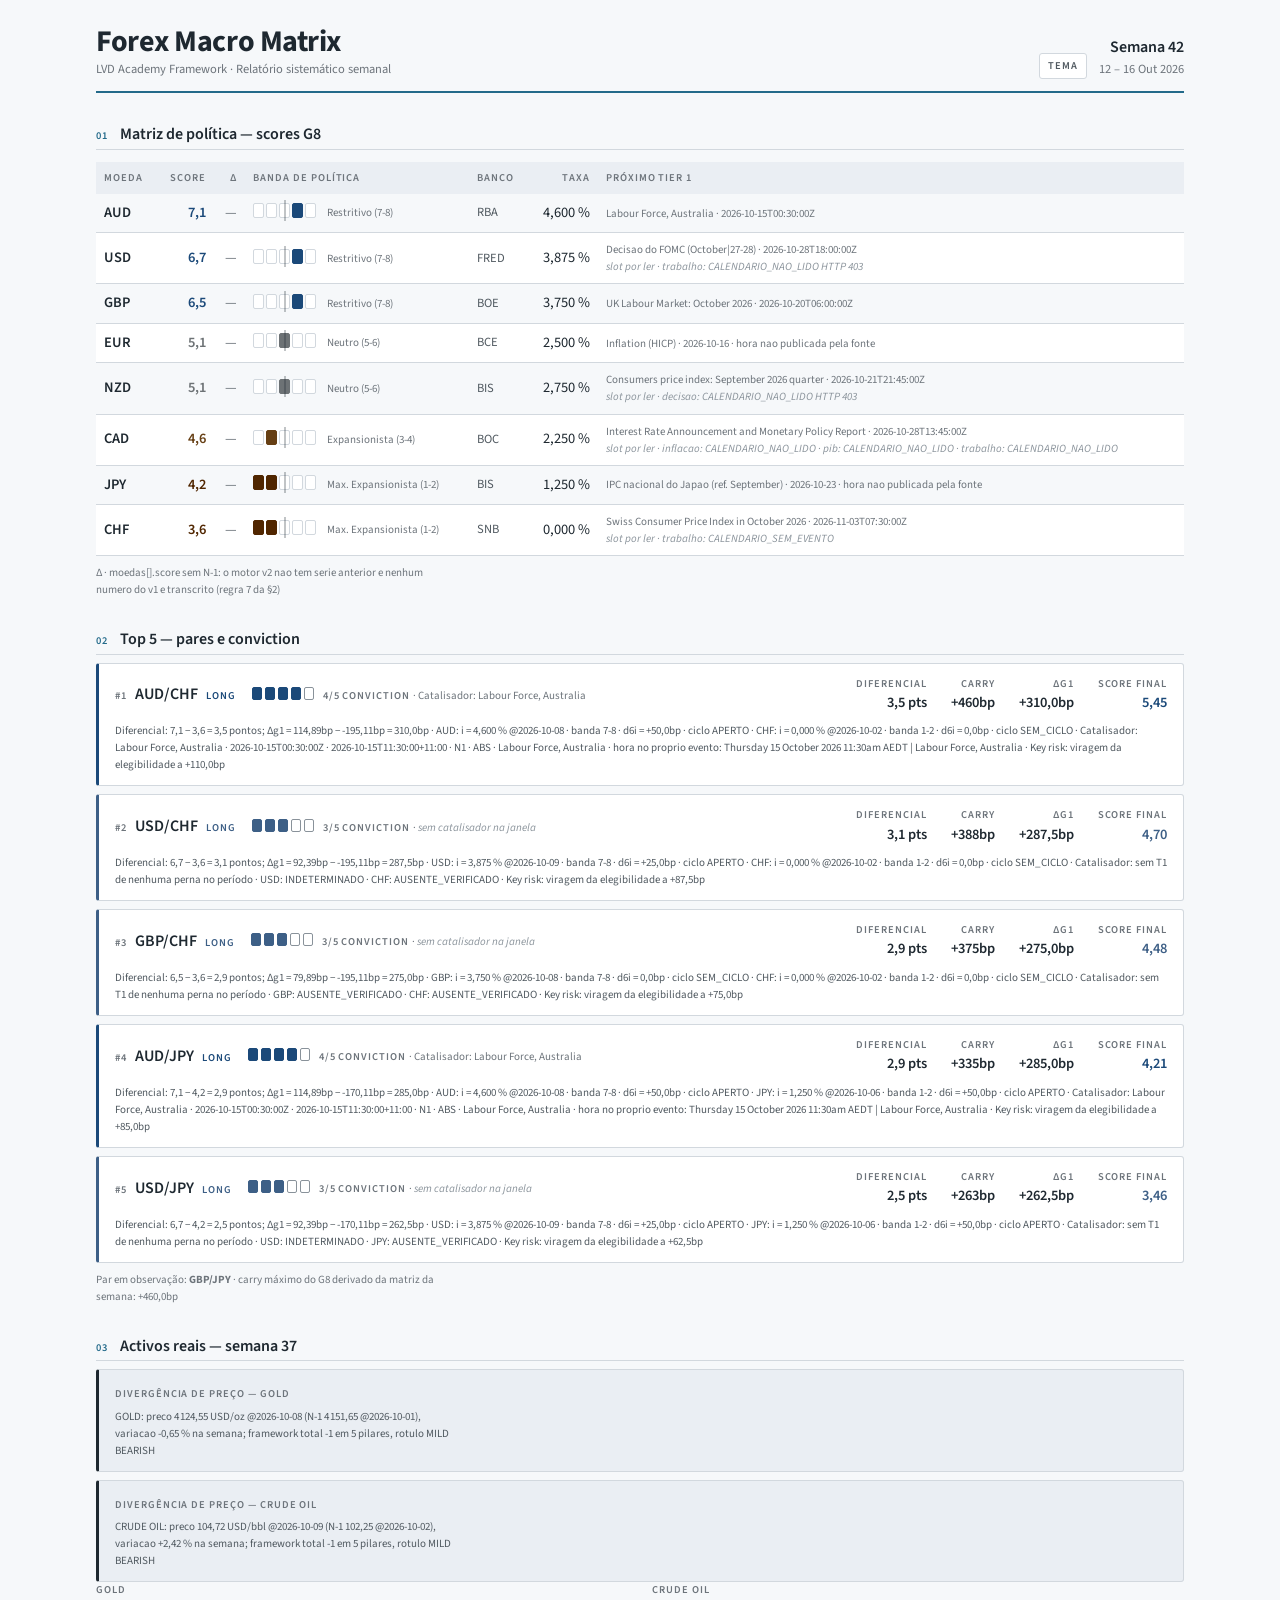
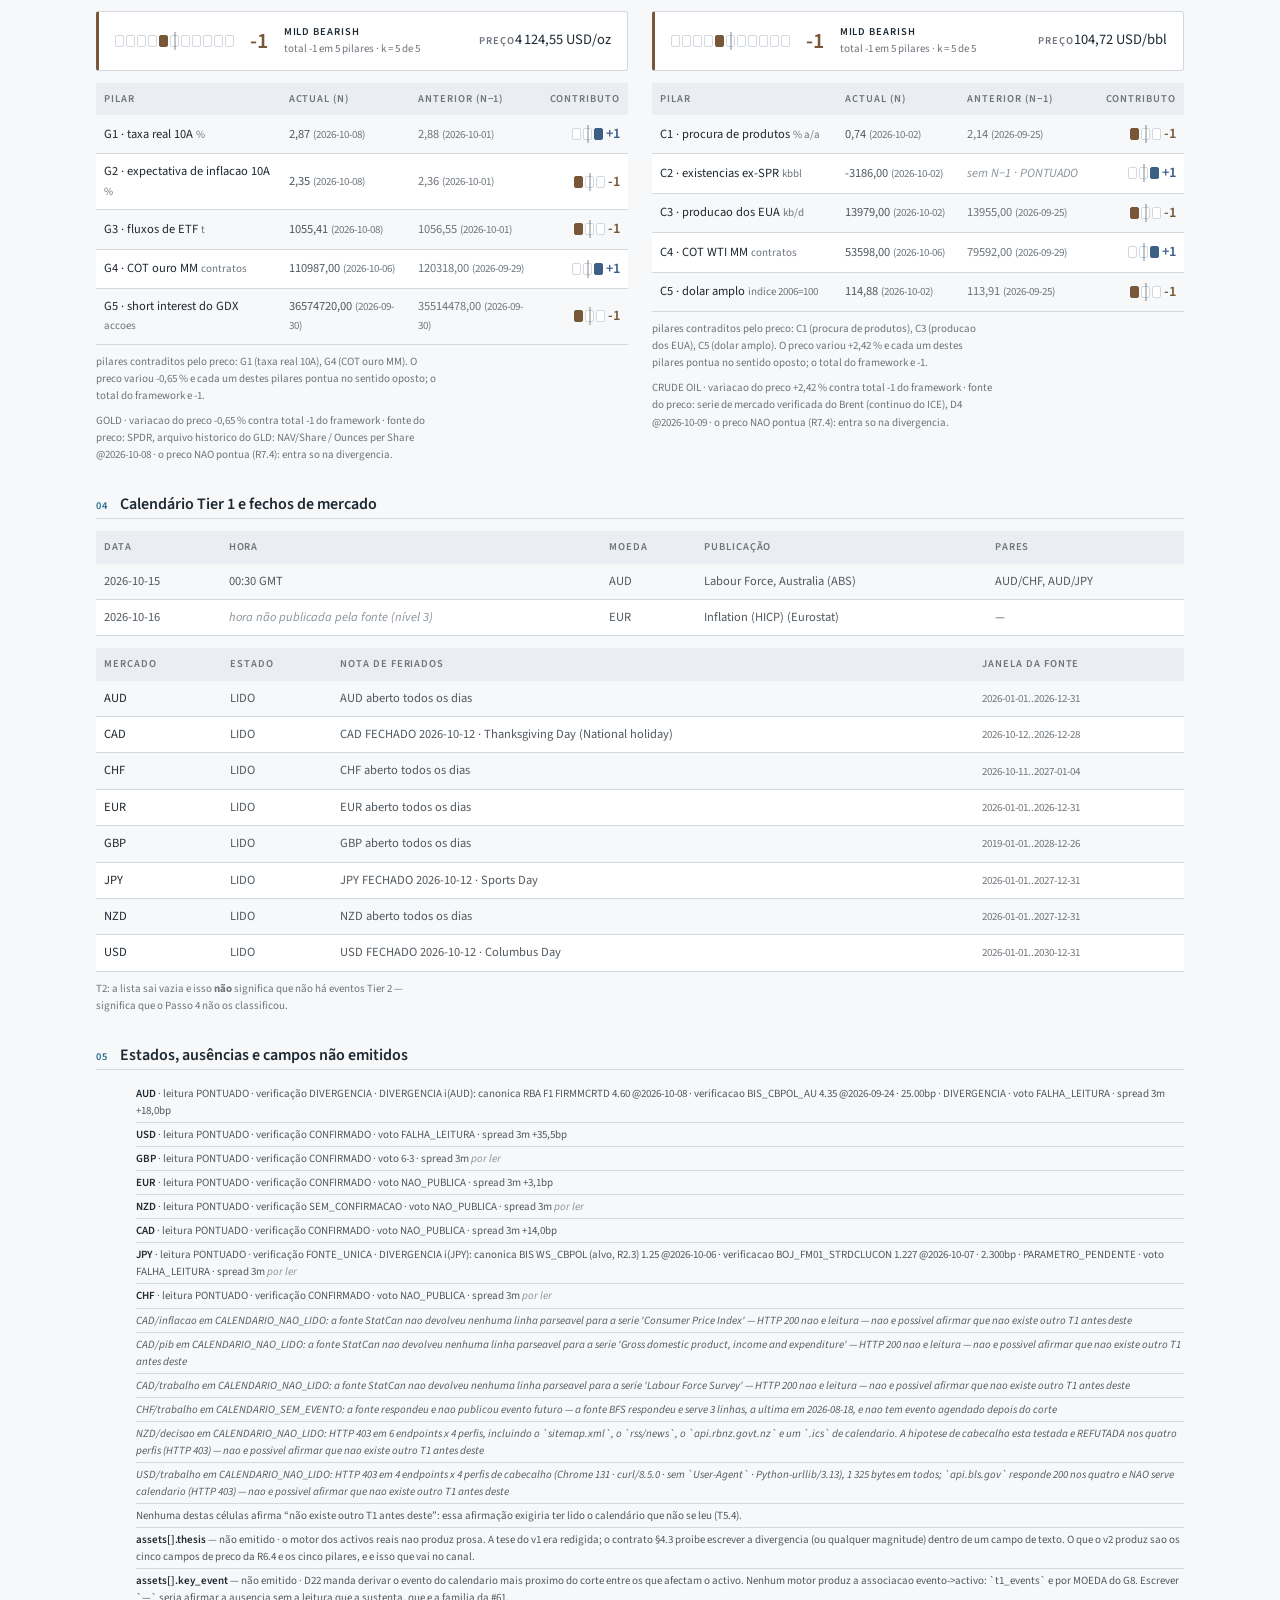
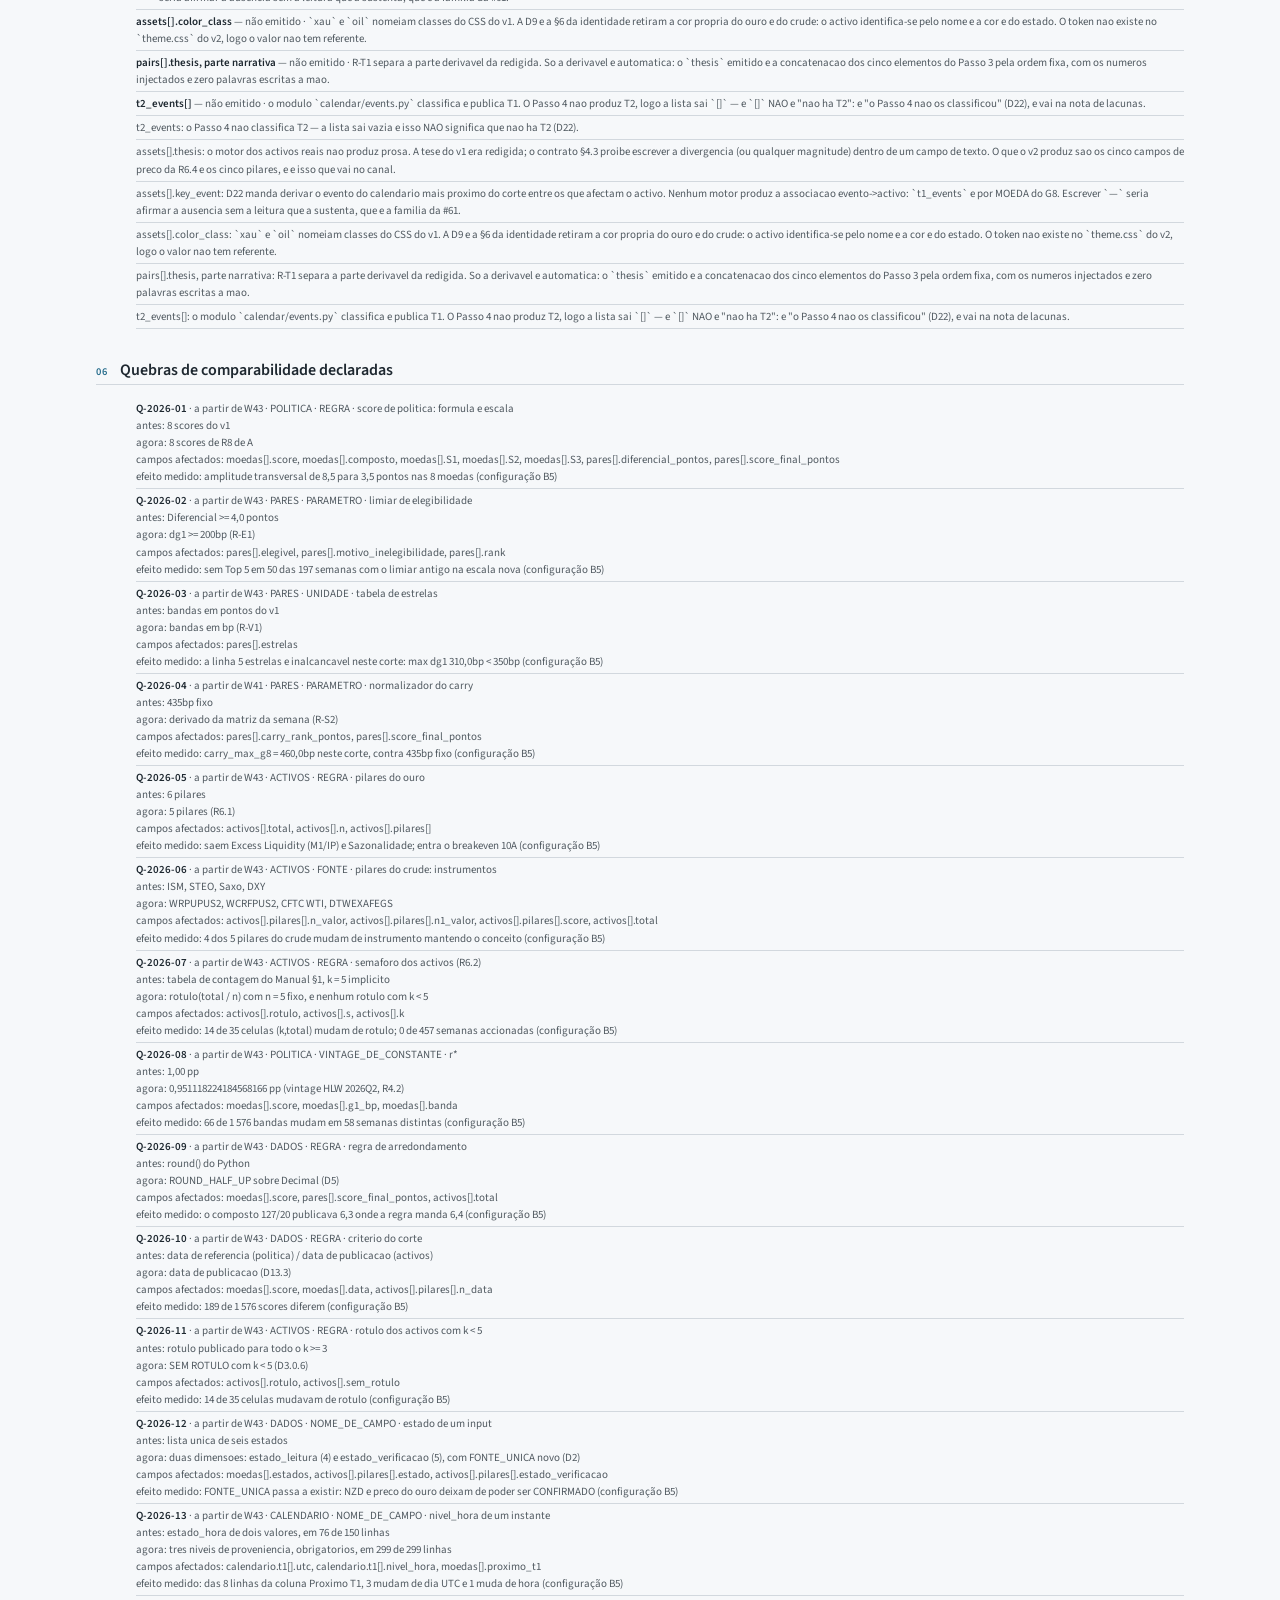
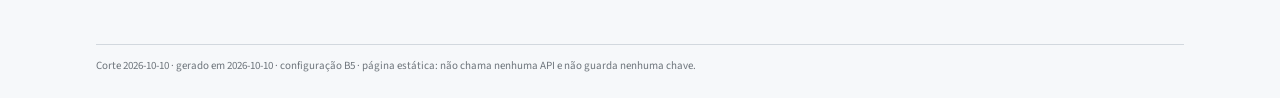
<file: v2/index.html>
<!doctype html>
<html lang="pt-PT">
<head>
<meta charset="utf-8">
<meta name="viewport" content="width=device-width, initial-scale=1">
<title>FMM — Relatório semanal</title>
<meta name="description" content="Forex Macro Matrix e Commodity Sunday Brief — aplicação estática alimentada só pelo config.js que o ciclo escreve.">
<!--
  FMM v2 · index.html
  ESTE FICHEIRO NUNCA E ESCRITO PELO CICLO (regra 8 da §2 de
  02_ARQUITECTURA_DO_CODIGO.md). A recusa esta no codigo do adaptador e do
  guiao de geracao, em `ESCRIVEIS`/`PROIBIDOS`, e nao tem opcao que a desligue.

  A app e ESTATICA. Nao chama API nenhuma, nao tem chave nenhuma, nao guarda
  segredo nenhum e nao faz `fetch` para fora. Le `config.js`, que o ciclo
  escreve ao lado, e `theme.css`, que e a fonte unica de cor. O v1 fazia
  `fetch` directo a API da Anthropic a partir do browser, com a chave em
  `localStorage` e `anthropic-dangerous-direct-browser-access`, num repositorio
  publico. Isso sai aqui.

  O unico `localStorage` que existe guarda a preferencia de tema deste
  visitante, esta envolto em try/catch e a pagina desenha-se na mesma sem ele.
-->
<link rel="preconnect" href="https://fonts.googleapis.com">
<link rel="preconnect" href="https://fonts.gstatic.com" crossorigin>
<link rel="stylesheet" href="https://fonts.googleapis.com/css2?family=Source+Sans+3:ital,wght@0,400;0,600;0,700;1,400&display=swap">
<link rel="stylesheet" href="theme.css">
<style>
*{box-sizing:border-box;margin:0}
html{-webkit-text-size-adjust:100%}
body{background:var(--fundo-base);color:var(--texto-primario);
 font-family:var(--familia);font-size:var(--t-corpo);line-height:var(--altura-corpo);
 font-variant-numeric:tabular-nums;-webkit-font-smoothing:antialiased;
 overflow-x:hidden}
.env{max-width:var(--largura-conteudo);margin:0 auto;
 padding-inline:var(--e4);padding-block:var(--e5)}
a{color:var(--acento)}
header{display:flex;justify-content:space-between;align-items:flex-end;
 gap:var(--e4);flex-wrap:wrap;padding-bottom:var(--e3);
 border-bottom:2px solid var(--acento)}
h1{font-size:var(--t-titulo-documento);font-weight:700;
 letter-spacing:var(--t-titulo-documento-esp);line-height:var(--altura-titulo)}
.sub{font-size:var(--t-corpo-pequeno);color:var(--texto-terciario)}
.cab-dir{text-align:right;display:flex;align-items:flex-end;gap:var(--e3)}
.sem{font-size:var(--t-titulo-seccao);font-weight:600}
h2{font-size:var(--t-titulo-seccao);font-weight:600;line-height:var(--altura-titulo)}
.sec{display:flex;align-items:baseline;gap:var(--e3);margin-top:var(--e6);
 padding-bottom:var(--e1);border-bottom:1px solid var(--linha)}
.eyebrow{font-size:var(--t-etiqueta);font-weight:600;
 letter-spacing:var(--t-etiqueta-esp);text-transform:uppercase;color:var(--acento)}
.lbl{font-size:var(--t-etiqueta);font-weight:600;letter-spacing:var(--t-etiqueta-esp);
 text-transform:uppercase;color:var(--texto-terciario)}
.micro{font-size:var(--t-micro);color:var(--texto-terciario)}
.nota{font-size:var(--t-micro);color:var(--texto-terciario);margin-top:var(--e2);
 max-width:var(--largura-texto)}
button.tema{font:inherit;font-size:var(--t-etiqueta);font-weight:600;
 letter-spacing:var(--t-etiqueta-esp);text-transform:uppercase;
 color:var(--texto-secundario);background:var(--fundo-elevado);
 border:1px solid var(--linha);border-radius:var(--raio);
 padding:var(--e1) var(--e2);cursor:pointer}
button.tema:hover{border-color:var(--linha-forte)}

table{width:100%;border-collapse:collapse;margin-top:var(--e3)}
thead th{background:var(--fundo-subtil);text-align:left;padding:var(--e2);
 font-size:var(--t-etiqueta);font-weight:600;letter-spacing:var(--t-etiqueta-esp);
 text-transform:uppercase;color:var(--texto-terciario);white-space:nowrap}
tbody td{padding:var(--e2);border-bottom:1px solid var(--linha);
 font-size:var(--t-corpo-pequeno);color:var(--texto-secundario);
 vertical-align:middle}
tbody tr:nth-child(even){background:var(--fundo-elevado)}
td.ccy{font-size:var(--t-corpo);font-weight:600;color:var(--texto-primario)}
td.num,th.num{text-align:right}
td.num{font-weight:600;font-size:var(--t-corpo);color:var(--texto-primario)}
td.t1{color:var(--texto-terciario);font-size:var(--t-micro)}

.barra{position:relative;display:inline-flex;gap:2px;vertical-align:-2px}
.barra i{display:block;width:11px;height:15px;border-radius:var(--raio-ficha);
 border:1px solid var(--linha);background:var(--fundo-elevado)}
.barra i.ch{background:var(--tinta);border-color:var(--tinta)}
.barra i.sr{background:repeating-linear-gradient(45deg,var(--linha-forte) 0 2px,
 transparent 2px 4px);border-color:var(--linha-forte)}
.barra b{position:absolute;top:-3px;bottom:-3px;width:1px;
 background:var(--texto-primario);opacity:.55;transform:translateX(-50%)}
.barra.pequena i{width:9px;height:12px}

.cartao{background:var(--fundo-elevado);border:1px solid var(--linha);
 border-left:3px solid var(--tinta);border-radius:var(--raio);
 padding:var(--e3) var(--e4);display:grid;
 grid-template-columns:auto 1fr auto;gap:var(--e2) var(--e4);
 align-items:center;margin-top:var(--e2)}
.cartao .tese{grid-column:1/-1;font-size:var(--t-micro);
 color:var(--texto-secundario)}
.par{font-size:var(--t-titulo-seccao);font-weight:600;color:var(--texto-primario);
 display:flex;align-items:baseline;gap:var(--e2);flex-wrap:wrap}
.par .rk{font-size:var(--t-etiqueta);color:var(--texto-terciario);
 letter-spacing:var(--t-etiqueta-esp)}
.dir{font-size:var(--t-etiqueta);font-weight:600;
 letter-spacing:var(--t-etiqueta-esp);color:var(--tinta)}
.conv{display:inline-flex;gap:3px;vertical-align:-1px}
.conv i{width:10px;height:13px;border-radius:var(--raio-ficha);
 border:1px solid var(--linha-forte);background:transparent;display:block}
.conv i.on{background:var(--tinta);border-color:var(--tinta)}
.metr{display:flex;gap:var(--e5);text-align:right;flex-wrap:wrap}
.metr span{display:block}
.metr .v{font-size:var(--t-corpo);font-weight:600;color:var(--texto-primario)}

.motor{background:var(--fundo-elevado);border:1px solid var(--linha);
 border-left:3px solid var(--tinta);border-radius:var(--raio);
 padding:var(--e3) var(--e4);display:flex;align-items:center;gap:var(--e4);
 flex-wrap:wrap;margin-top:var(--e3)}
.motor .n{font-size:var(--t-numero-destaque);font-weight:600;color:var(--tinta);
 letter-spacing:var(--t-numero-destaque-esp)}
.motor .r{font-size:var(--t-etiqueta);font-weight:600;
 letter-spacing:var(--t-etiqueta-esp);text-transform:uppercase}
.motor .k{font-size:var(--t-micro);color:var(--texto-terciario)}
.motor .preco{margin-left:auto;text-align:right;white-space:nowrap}

.aviso{background:var(--fundo-subtil);border:1px solid var(--linha);
 border-left:3px solid var(--texto-primario);border-radius:var(--raio);
 padding:var(--e3) var(--e4);margin-top:var(--e2)}
.aviso p{font-size:var(--t-micro);color:var(--texto-secundario);margin-top:3px;
 max-width:var(--largura-texto)}
.dois{display:grid;grid-template-columns:1fr 1fr;gap:var(--e5)}
ul.estados{list-style:none;margin-top:var(--e3)}
ul.estados li{font-size:var(--t-micro);color:var(--texto-secundario);
 padding:3px 0;border-bottom:1px solid var(--linha);max-width:none}
ul.estados li b{color:var(--texto-primario);font-weight:600}
.porler{color:var(--estado-sem-rotulo-tinta);font-style:italic}
footer{margin-top:var(--e7);padding-top:var(--e3);border-top:1px solid var(--linha);
 font-size:var(--t-micro);color:var(--texto-terciario)}

@media (max-width:860px){
 .dois{grid-template-columns:1fr}
 .cartao{grid-template-columns:1fr}
 .metr{gap:var(--e4)}
 table.reflui thead{position:absolute;width:1px;height:1px;overflow:hidden;
  clip:rect(0 0 0 0);white-space:nowrap}
 table.reflui tbody tr{display:block;border:1px solid var(--linha);
  border-radius:var(--raio);margin-top:var(--e2);background:var(--fundo-elevado);
  padding:var(--e2)}
 table.reflui tbody td{display:flex;justify-content:space-between;
  align-items:baseline;gap:var(--e3);border:0;padding:3px 0;text-align:left}
 table.reflui tbody td::before{content:attr(data-rot);
  font-size:var(--t-etiqueta);font-weight:600;
  letter-spacing:var(--t-etiqueta-esp);text-transform:uppercase;
  color:var(--texto-terciario);flex:0 0 auto}
 table.reflui tbody td.num{font-size:var(--t-corpo)}
}
</style>
</head>
<body>
<div class="env" id="app">
  <noscript><p>Esta página monta-se a partir do <code>config.js</code> com
  JavaScript local. Sem JavaScript não há conteúdo — e preferimos dizê-lo a
  mostrar uma página vazia.</p></noscript>
</div>

<script src="config.js"></script>
<script>
"use strict";
/* A app NAO deriva nada: le o que o adaptador emitiu e desenha. Qualquer
   calculo aqui seria uma segunda implementacao da regra, e duas implementacoes
   divergem. O unico "calculo" sao indices de celula de uma barra, que sao
   geometria. */

var POR_LER = '<span class="porler">por ler</span>';

function esc(s){
  if (s === null || s === undefined || s === "") return null;
  return String(s).replace(/&/g,"&amp;").replace(/</g,"&lt;")
                  .replace(/>/g,"&gt;").replace(/"/g,"&quot;");
}
/* Um valor ausente NUNCA sai em branco: sai a dizer que esta por ler. */
function v(x, sufixo){
  var e = esc(x);
  return e === null ? POR_LER : e + (sufixo || "");
}
function barra(indice, minimo, maximo, token, classe){
  var cel = "", n = maximo - minimo + 1, ic = -minimo, i, dentro;
  for (i = 0; i < n; i++){
    if (indice === null || indice === undefined){ cel += '<i class="sr"></i>'; continue; }
    var iv = indice - minimo;
    dentro = (ic < i && i <= iv) || (iv <= i && i < ic) || (i === ic && indice === 0);
    cel += '<i class="' + (dentro ? "ch" : "") + '"></i>';
  }
  return '<span class="barra ' + (classe||"") + '" style="--tinta:var(--estado-'
       + (token || "sem-rotulo") + '-tinta)">' + cel
       + '<b style="left:calc((100% / ' + n + ') * ' + (ic + 0.5) + ')"></b></span>';
}
function conv(stars, token){
  var s = "", i;
  for (i = 0; i < 5; i++) s += '<i class="' + (i < stars ? "on" : "") + '"></i>';
  return '<span class="conv" style="--tinta:var(--estado-' + (token||"neutro")
       + '-tinta)">' + s + '</span>';
}
function sec(n, titulo){
  return '<div class="sec"><span class="eyebrow">' + n + '</span><h2>'
       + titulo + '</h2></div>';
}
function aviso(titulo, corpo){
  return '<div class="aviso"><span class="lbl">' + titulo + '</span><p>'
       + corpo + '</p></div>';
}

function monta(){
  var W = (typeof WEEK_CONFIG !== "undefined") ? WEEK_CONFIG : null;
  var CM = (typeof COMMODITY_CONFIG !== "undefined") ? COMMODITY_CONFIG : null;
  var QB = (typeof QUEBRAS !== "undefined") ? QUEBRAS : {lista:[]};
  var NE = (typeof CAMPOS_NAO_EMITIDOS !== "undefined") ? CAMPOS_NAO_EMITIDOS : {lista:[]};
  var LC = (typeof LACUNAS !== "undefined") ? LACUNAS : {lista:[]};
  var P = [];

  if (!W){
    document.getElementById("app").innerHTML =
      '<header><div><h1>FMM</h1><div class="sub">Relatório semanal</div></div></header>'
      + aviso("config.js por ler",
              "O ficheiro <code>config.js</code> não foi carregado ou não "
            + "define <code>WEEK_CONFIG</code>. A app não inventa uma semana: "
            + "diz que está por ler.");
    return;
  }

  P.push('<header><div><h1>Forex Macro Matrix</h1>'
    + '<div class="sub">LVD Academy Framework · Relatório sistemático semanal</div></div>'
    + '<div class="cab-dir"><button class="tema" id="tema" type="button">Tema</button>'
    + '<div><div class="sem">Semana ' + v(W.week) + '</div>'
    + '<div class="sub">' + v(W.period) + '</div></div></div></header>');

  /* ── 01 · matriz de politica ────────────────────────────────────────── */
  P.push(sec("01", "Matriz de política — scores G8"));
  P.push('<table class="reflui"><thead><tr><th>Moeda</th><th class="num">Score</th>'
    + '<th class="num">Δ</th><th>Banda de política</th><th>Banco</th>'
    + '<th class="num">Taxa</th><th>Próximo Tier 1</th></tr></thead><tbody>');
  var notaDelta = null;
  (W.matriz || []).forEach(function(m){
    notaDelta = notaDelta || m.delta_nota;
    var banda = m.abortou
      ? '<span class="porler">ABORTA · ' + v(m.motivo) + '</span>'
      : barra(m.banda_indice, -2, 2, m.token)
        + ' <span class="micro" style="margin-left:8px">' + v(m.rotulo_banda)
        + ' (' + v(m.banda) + ')</span>';
    var t1 = v(m.next_t1);
    if (m.avisos && m.avisos.length){
      /* T5.4 · o aviso curto na celula; a frase inteira, com a prova, vai na
         seccao 05. Nunca sai "nao existe outro T1 antes deste". */
      t1 += '<br><span class="porler" title="'
          + m.avisos.map(function(a){ return esc(a.texto); }).join(" · ")
          + '">slot por ler · '
          + m.avisos.map(function(a){ return esc(a.curto); }).join(" · ")
          + '</span>';
    }
    P.push('<tr><td class="ccy" data-rot="Moeda">' + v(m.ccy) + '</td>'
      + '<td class="num" data-rot="Score"' + (m.token
          ? ' style="color:var(--estado-' + m.token + '-tinta)"' : '') + '>'
      + v(m.score) + '</td>'
      + '<td class="num" data-rot="Δ" style="font-weight:400;color:var(--texto-terciario)">'
      + v(m.delta) + '</td>'
      + '<td data-rot="Banda">' + banda + '</td>'
      + '<td data-rot="Banco">' + v(m.cb) + '</td>'
      + '<td class="num" data-rot="Taxa" style="font-weight:400">' + v(m.rate, " %") + '</td>'
      + '<td class="t1" data-rot="Próximo T1">' + t1 + '</td></tr>');
  });
  P.push('</tbody></table>');
  if (notaDelta) P.push('<p class="nota">Δ · ' + esc(notaDelta) + '</p>');

  /* ── 02 · Top 5 ─────────────────────────────────────────────────────── */
  P.push(sec("02", "Top 5 — pares e conviction"));
  (W.pairs || []).forEach(function(p, i){
    var cat = p.catalisador
      ? "Catalisador: " + v(p.catalisador_evento)
      : '<span class="porler">sem catalisador na janela</span>';
    P.push('<div class="cartao" style="--tinta:var(--estado-'
      + (p.token || "neutro") + '-tinta)">'
      + '<div class="par"><span class="rk">#' + (i + 1) + '</span>' + v(p.pair)
      + '<span class="dir">' + v(p.direction) + '</span></div>'
      + '<div>' + conv(p.stars, p.token)
      + ' <span class="lbl" style="margin-left:6px">' + v(p.stars)
      + '/5 conviction</span> <span class="micro">· ' + cat + '</span></div>'
      + '<div class="metr">'
      + '<div><span class="lbl">Diferencial</span><span class="v">' + v(p.score_diff) + '</span></div>'
      + '<div><span class="lbl">Carry</span><span class="v">' + v(p.carry) + '</span></div>'
      + '<div><span class="lbl">Δg1</span><span class="v">' + v(p.dif_g1_bp) + '</span></div>'
      + '<div><span class="lbl">Score final</span><span class="v" style="color:var(--tinta)">'
      + v(p.score_final) + '</span></div></div>'
      + '<p class="tese">' + v(p.thesis) + '</p></div>');
  });
  if (W.obs) P.push('<p class="nota">Par em observação: <b>' + esc(W.obs)
    + '</b> · carry máximo do G8 derivado da matriz da semana: '
    + v(W.carry_max_g8) + '</p>');

  /* ── 03 · activos reais ─────────────────────────────────────────────── */
  if (CM){
    P.push(sec("03", "Activos reais — semana " + v(CM.week)));
    (CM.assets || []).forEach(function(a){
      if (a.divergencia && a.divergencia.banner)
        P.push(aviso("Divergência de preço — " + v(a.asset),
                     esc(a.divergencia.banner)));
    });
    P.push('<div class="dois">');
    (CM.assets || []).forEach(function(a){
      var n = a.n || 5;
      var h = '<div><div class="lbl">' + v(a.asset) + '</div>'
        + '<div class="motor" style="--tinta:var(--estado-'
        + (a.token || "sem-rotulo") + '-tinta)">'
        + barra(a.total === null || a.total === undefined ? null : a.total, -n, n,
                a.token, "pequena")
        + '<div><div class="n">' + (a.score === null || a.score === undefined
            ? '—' : esc(a.score)) + '</div></div>'
        + '<div><div class="r" style="color:var(--texto-primario)">'
        + (a.verdict_label ? esc(a.verdict_label)
            : '<span class="porler">' + v(a.sem_rotulo || a.motivo_sem_score) + '</span>')
        + '</div><div class="k">total ' + v(a.score) + ' em ' + v(a.n)
        + ' pilares · k = ' + v(a.k) + ' de ' + v(a.n) + '</div></div>'
        + '<div class="preco"><span class="lbl">Preço</span><span>'
        + v(a.prices && a.prices.preco_N) + ' ' + v(a.prices && a.prices.unidade)
        + '</span></div></div>';
      h += '<table class="reflui"><thead><tr><th>Pilar</th><th>Actual (N)</th>'
        + '<th>Anterior (N−1)</th><th class="num">Contributo</th></tr></thead><tbody>';
      (a.pillars || []).forEach(function(p){
        h += '<tr><td data-rot="Pilar" style="color:var(--texto-primario)">'
          + v(p.id) + ' · ' + v(p.name)
          + ' <span class="micro">' + v(p.unidade) + '</span></td>'
          + '<td data-rot="Actual (N)">' + (p.n === null || p.n === undefined
              ? '<span class="porler">sem N · ' + v(p.estado) + '</span>'
              : v(p.n) + ' <span class="micro">(' + v(p.n_data) + ')</span>') + '</td>'
          + '<td data-rot="Anterior (N−1)" style="color:var(--texto-terciario)">'
          + (p.n1 === null || p.n1 === undefined
              ? '<span class="porler">sem N−1 · ' + v(p.estado) + '</span>'
              : v(p.n1) + ' <span class="micro">(' + v(p.n1_data) + ')</span>') + '</td>'
          + '<td class="num" data-rot="Contributo">'
          + barra(p.score === null || p.score === undefined ? null : p.score, -1, 1,
                  p.token, "pequena")
          + ' <span style="color:var(--estado-' + (p.token||"neutro") + '-tinta)">'
          + (p.score === null || p.score === undefined ? '—'
              : (p.score > 0 ? "+" : "") + p.score) + '</span></td></tr>';
      });
      h += '</tbody></table>';
      if (a.divergencia && a.divergencia.narrativa)
        h += '<p class="nota">' + esc(a.divergencia.narrativa) + '</p>';
      if (a.divergencia && a.divergencia.sintese)
        h += '<p class="nota">' + esc(a.divergencia.sintese) + '</p>';
      h += '</div>';
      P.push(h);
    });
    P.push('</div>');
  } else {
    P.push(sec("03", "Activos reais"));
    P.push(aviso("COMMODITY_CONFIG por ler",
      "O <code>config.js</code> não define <code>COMMODITY_CONFIG</code>."));
  }

  /* ── 04 · calendario e feriados ─────────────────────────────────────── */
  P.push(sec("04", "Calendário Tier 1 e fechos de mercado"));
  P.push('<table class="reflui"><thead><tr><th>Data</th><th>Hora</th><th>Moeda</th>'
    + '<th>Publicação</th><th>Pares</th></tr></thead><tbody>');
  if (!(W.t1_events || []).length){
    P.push('<tr><td colspan="5" class="porler">nenhum evento Tier 1 na janela '
      + 'rotulada — e isto é uma leitura, não uma ausência '
      + 'por omissão</td></tr>');
  }
  (W.t1_events || []).forEach(function(e){
    P.push('<tr><td data-rot="Data">' + v(e.date) + '</td>'
      + '<td data-rot="Hora">' + (e.time ? esc(e.time)
        : '<span class="porler">hora não publicada pela fonte (nível '
          + v(e.nivel_hora) + ')</span>') + '</td>'
      + '<td data-rot="Moeda">' + v(e.ccy) + '</td>'
      + '<td data-rot="Publicação">' + v(e.release) + '</td>'
      + '<td data-rot="Pares">' + ((e.pairs && e.pairs.length)
        ? e.pairs.map(esc).join(", ") : '—') + '</td></tr>');
  });
  P.push('</tbody></table>');

  P.push('<table class="reflui"><thead><tr><th>Mercado</th><th>Estado</th>'
    + '<th>Nota de feriados</th><th>Janela da fonte</th></tr></thead><tbody>');
  var hest = W.holidays_estado || [];
  if (!hest.length){
    P.push('<tr><td colspan="4" class="porler">nota de feriados por ler — '
      + 'sem ela o gerador do PDF recusa produzir (T7.1)</td></tr>');
  }
  hest.forEach(function(f, i){
    P.push('<tr><td data-rot="Mercado" style="color:var(--texto-primario)">'
      + v(f.mercado) + '</td><td data-rot="Estado">' + v(f.estado) + '</td>'
      + '<td data-rot="Nota">' + v((W.holidays || [])[i]) + '</td>'
      + '<td data-rot="Janela" class="micro">' + v(f.janela) + '</td></tr>');
  });
  P.push('</tbody></table>');
  if (!(W.t2_events || []).length)
    P.push('<p class="nota">T2: a lista sai vazia e isso <b>não</b> significa '
      + 'que não há eventos Tier 2 — significa que o Passo 4 não '
      + 'os classificou.</p>');

  /* ── 05 · estados, lacunas, campos nao emitidos ─────────────────────── */
  P.push(sec("05", "Estados, ausências e campos não emitidos"));
  P.push('<ul class="estados">');
  (W.matriz || []).forEach(function(m){
    P.push('<li><b>' + v(m.ccy) + '</b> · leitura ' + v(m.estado_leitura)
      + ' · verificação ' + v(m.estado_verificacao)
      + ((m.divergencias && m.divergencias.length)
          ? ' · ' + m.divergencias.map(esc).join(" · ") : '')
      + ' · voto ' + v(m.voto) + ' · spread 3m ' + v(m.spread_3m_bp)
      + '</li>');
  });
  (W.slots_nao_lidos || []).forEach(function(s){
    P.push('<li class="porler">' + esc(s) + '</li>');
  });
  P.push('<li>Nenhuma destas c\u00e9lulas afirma \u201cn\u00e3o existe outro '
    + 'T1 antes deste\u201d: essa afirma\u00e7\u00e3o exigiria ter lido o '
    + 'calend\u00e1rio que n\u00e3o se leu (T5.4).</li>');
  (NE.lista || []).forEach(function(c){
    P.push('<li><b>' + v(c.campo) + '</b> — não emitido · '
      + v(c.razao) + '</li>');
  });
  (LC.lista || []).forEach(function(l){ P.push('<li>' + esc(l) + '</li>'); });
  P.push('</ul>');

  /* ── 06 · quebras de comparabilidade ────────────────────────────────── */
  P.push(sec("06", "Quebras de comparabilidade declaradas"));
  P.push('<ul class="estados">');
  (QB.lista || []).forEach(function(q){
    P.push('<li><b>' + v(q.id) + '</b> · a partir de ' + v(q.a_partir_de)
      + ' · ' + v(q.motor) + ' · ' + v(q.classe) + ' · ' + v(q.objecto)
      + '<br>antes: ' + v(q.antes) + '<br>agora: ' + v(q.agora)
      + '<br>campos afectados: ' + ((q.campos_afectados||[]).map(esc).join(", ") || '—')
      + '<br>efeito medido: ' + v(q.efeito_medido)
      + ' (configuração ' + v(q.id_configuracao) + ')</li>');
  });
  P.push('</ul>');

  P.push('<footer>Corte ' + v(W.corte) + ' · gerado em ' + v(W.gerado_em)
    + ' · configuração ' + v(W.configuracao)
    + ' · página estática: não chama nenhuma API e não '
    + 'guarda nenhuma chave.</footer>');

  document.getElementById("app").innerHTML = P.join("");

  var b = document.getElementById("tema");
  if (b) b.addEventListener("click", function(){
    var r = document.documentElement;
    var actual = r.getAttribute("data-theme");
    var claro = window.matchMedia
      && window.matchMedia("(prefers-color-scheme: dark)").matches ? "light" : "dark";
    var novo = actual ? (actual === "dark" ? "light" : "dark") : claro;
    r.setAttribute("data-theme", novo);
    try { localStorage.setItem("fmm-tema", novo); } catch (e) { /* sem store */ }
  });
}

try { var t = localStorage.getItem("fmm-tema");
      if (t) document.documentElement.setAttribute("data-theme", t); }
catch (e) { /* janela privada, armazenamento bloqueado: a pagina desenha-se na mesma */ }

monta();
</script>
</body>
</html>
</file>
<file: v2/theme.css>
/* FMM v2 — theme.css · fonte unica de cor da aplicacao.
   Gerado a partir de _framework_v2/spec/03_IDENTIDADE_VISUAL.md. Nenhum outro ficheiro do sistema contem um valor hexadecimal.
   Modo claro em :root; modo escuro redefinido nos dois blocos seguintes.
   Os nomes sao identicos aos de engine/fmm/report/theme.py. */

:root {
  /* --- superficie, linha, texto, acento --- */
  --fundo-base: #F6F8FA;
  --fundo-elevado: #FFFFFF;
  --fundo-subtil: #EAEEF3;
  --fundo-inverso: #151E26;
  --linha: #D2D8DE;
  --linha-forte: #89929A;
  --texto-primario: #1E2830;
  --texto-secundario: #505960;
  --texto-terciario: #6D747B;
  --texto-inverso: #F5F7F9;
  --acento: #236A8A;
  --acento-subtil: #E6F2F9;

  /* --- escala de estado: 7 degraus + ausencia de rotulo ---
     A LUMINOSIDADE codifica a magnitude, a MATIZ codifica o sinal,
     a POSICAO na barra de sete celulas codifica os dois sem cor nenhuma. */
  --estado-positivo-forte-tinta: #003064;
  --estado-positivo-forte-fundo: #D3E5F9;
  --estado-positivo-tinta: #1B4979;
  --estado-positivo-fundo: #D8EAFF;
  --estado-positivo-leve-tinta: #3D5F86;
  --estado-positivo-leve-fundo: #DDEFFF;
  --estado-neutro-tinta: #6D7275;
  --estado-neutro-fundo: #F6FAFD;
  --estado-negativo-leve-tinta: #775738;
  --estado-negativo-leve-fundo: #FEE9D6;
  --estado-negativo-tinta: #663F14;
  --estado-negativo-fundo: #F9E4D1;
  --estado-negativo-forte-tinta: #502600;
  --estado-negativo-forte-fundo: #F3DECC;
  --estado-sem-rotulo-tinta: #89929A;
  --estado-sem-rotulo-fundo: #EAEEF3;

  /* --- tipografia: uma familia, hierarquia por peso e corpo --- */
  --familia: "Source Sans 3", "Source Sans Pro", -apple-system, BlinkMacSystemFont, "Segoe UI", system-ui, sans-serif;
  --t-titulo-documento: 30px;  --t-titulo-documento-peso: 700;  --t-titulo-documento-esp: -0.015em;
  --t-titulo-pagina: 23px;  --t-titulo-pagina-peso: 700;  --t-titulo-pagina-esp: -0.010em;
  --t-titulo-seccao: 16px;  --t-titulo-seccao-peso: 600;  --t-titulo-seccao-esp: 0;
  --t-etiqueta: 10.5px;  --t-etiqueta-peso: 600;  --t-etiqueta-esp: 0.09em;
  --t-numero-destaque: 22px;  --t-numero-destaque-peso: 600;  --t-numero-destaque-esp: -0.01em;
  --t-corpo: 14.5px;  --t-corpo-peso: 400;  --t-corpo-esp: 0;
  --t-corpo-pequeno: 12.5px;  --t-corpo-pequeno-peso: 400;  --t-corpo-pequeno-esp: 0;
  --t-micro: 11px;  --t-micro-peso: 400;  --t-micro-esp: 0.01em;
  --altura-corpo: 1.55;
  --altura-titulo: 1.2;

  /* --- espacamento (base 4) e raio --- */
  --e1: 4px;
  --e2: 8px;
  --e3: 12px;
  --e4: 16px;
  --e5: 24px;
  --e6: 32px;
  --e7: 48px;
  --raio: 3px;
  --raio-ficha: 2px;
  --largura-conteudo: 1120px;
  --largura-texto: 68ch;
}

@media (prefers-color-scheme: dark) {
  :root:not([data-theme="light"]) {
    --fundo-base: #13181C;
    --fundo-elevado: #1C2227;
    --fundo-subtil: #272D33;
    --fundo-inverso: #E5E8EC;
    --linha: #353D44;
    --linha-forte: #66727C;
    --texto-primario: #E5ECF3;
    --texto-secundario: #A5AEB7;
    --texto-terciario: #828D96;
    --texto-inverso: #151A1F;
    --acento: #6CA6C4;
    --acento-subtil: #25323A;
    --estado-positivo-forte-tinta: #98D5FF;
    --estado-positivo-forte-fundo: #2F3B49;
    --estado-positivo-tinta: #85BBF8;
    --estado-positivo-fundo: #2B3745;
    --estado-positivo-leve-tinta: #7CA6D4;
    --estado-positivo-leve-fundo: #273341;
    --estado-neutro-tinta: #989EA2;
    --estado-neutro-fundo: #2B2E31;
    --estado-negativo-leve-tinta: #CCA580;
    --estado-negativo-leve-fundo: #3D2F22;
    --estado-negativo-tinta: #ECB889;
    --estado-negativo-fundo: #413326;
    --estado-negativo-forte-tinta: #FFD19B;
    --estado-negativo-forte-fundo: #45372A;
    --estado-sem-rotulo-tinta: #66727C;
    --estado-sem-rotulo-fundo: #272D33;
    color-scheme: dark;
  }
}

:root[data-theme="dark"] {
  --fundo-base: #13181C;
  --fundo-elevado: #1C2227;
  --fundo-subtil: #272D33;
  --fundo-inverso: #E5E8EC;
  --linha: #353D44;
  --linha-forte: #66727C;
  --texto-primario: #E5ECF3;
  --texto-secundario: #A5AEB7;
  --texto-terciario: #828D96;
  --texto-inverso: #151A1F;
  --acento: #6CA6C4;
  --acento-subtil: #25323A;
  --estado-positivo-forte-tinta: #98D5FF;
  --estado-positivo-forte-fundo: #2F3B49;
  --estado-positivo-tinta: #85BBF8;
  --estado-positivo-fundo: #2B3745;
  --estado-positivo-leve-tinta: #7CA6D4;
  --estado-positivo-leve-fundo: #273341;
  --estado-neutro-tinta: #989EA2;
  --estado-neutro-fundo: #2B2E31;
  --estado-negativo-leve-tinta: #CCA580;
  --estado-negativo-leve-fundo: #3D2F22;
  --estado-negativo-tinta: #ECB889;
  --estado-negativo-fundo: #413326;
  --estado-negativo-forte-tinta: #FFD19B;
  --estado-negativo-forte-fundo: #45372A;
  --estado-sem-rotulo-tinta: #66727C;
  --estado-sem-rotulo-fundo: #272D33;
  color-scheme: dark;
}
</file>
